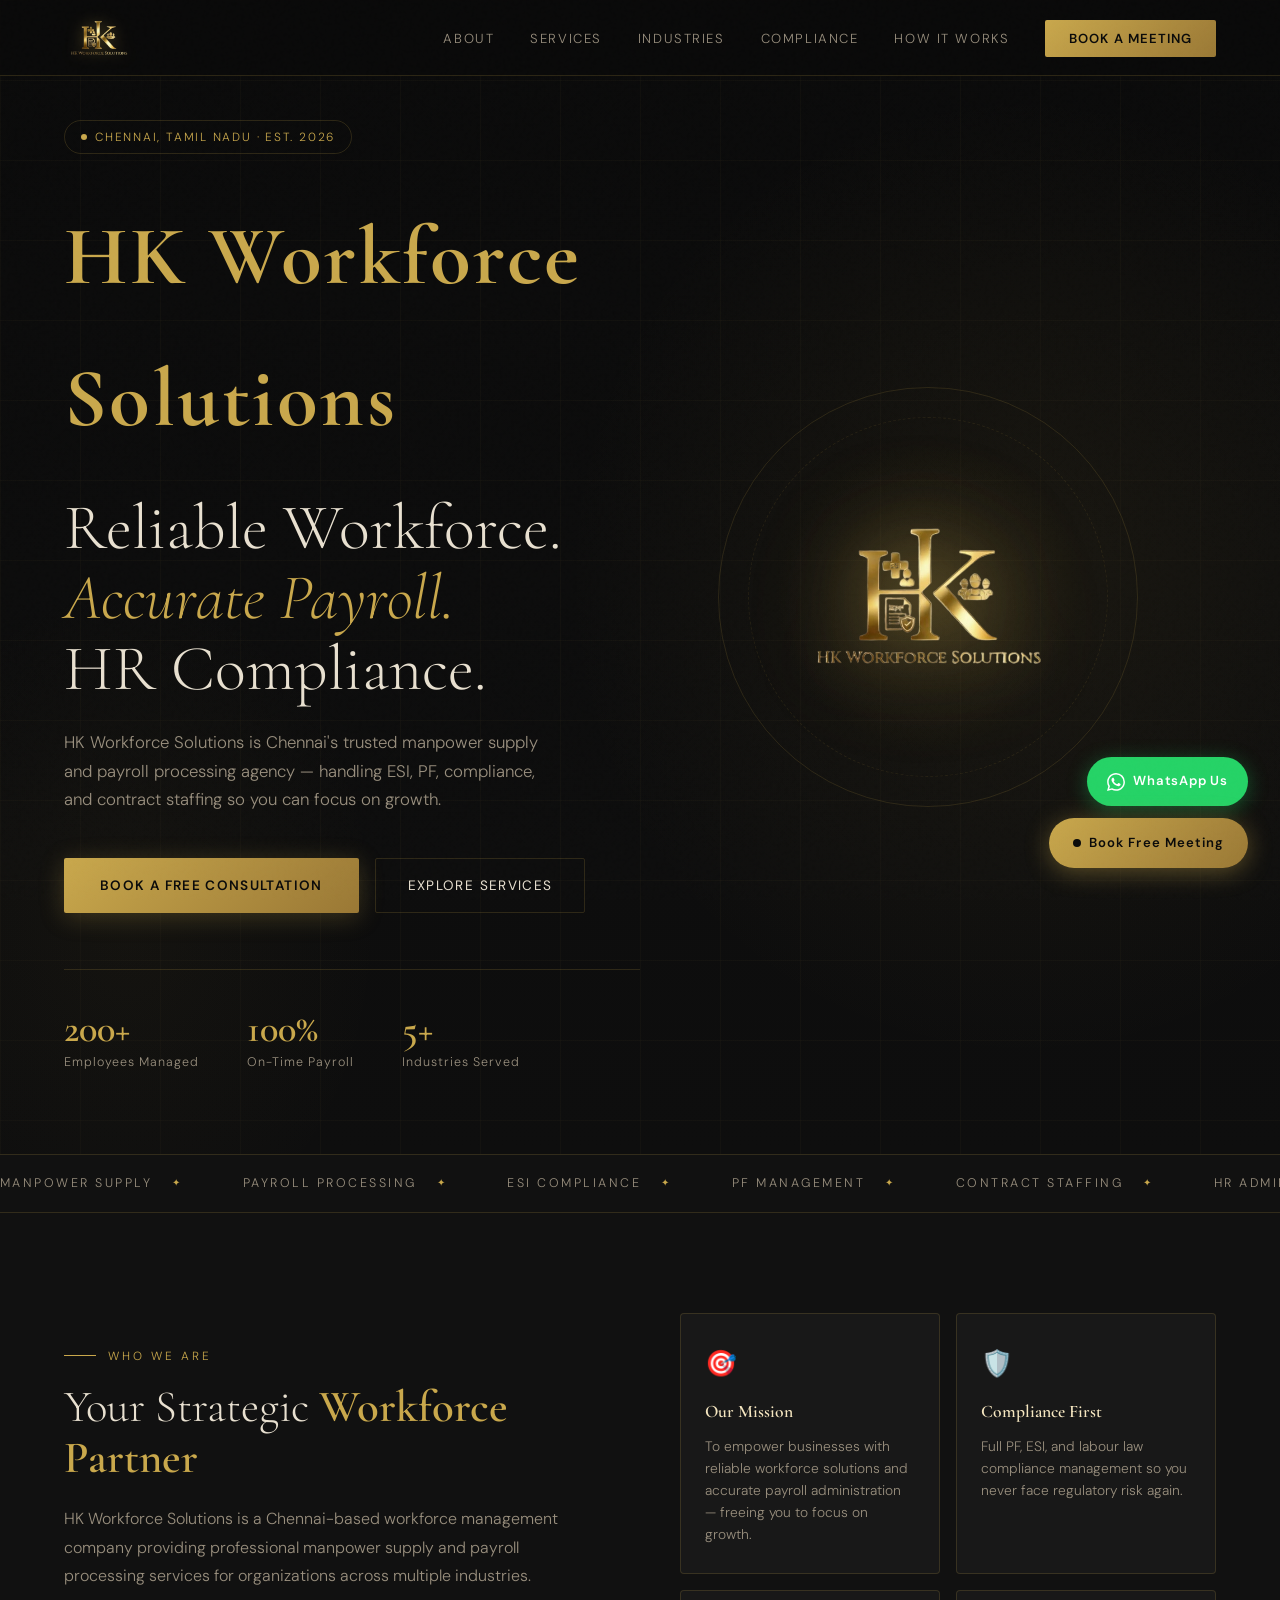
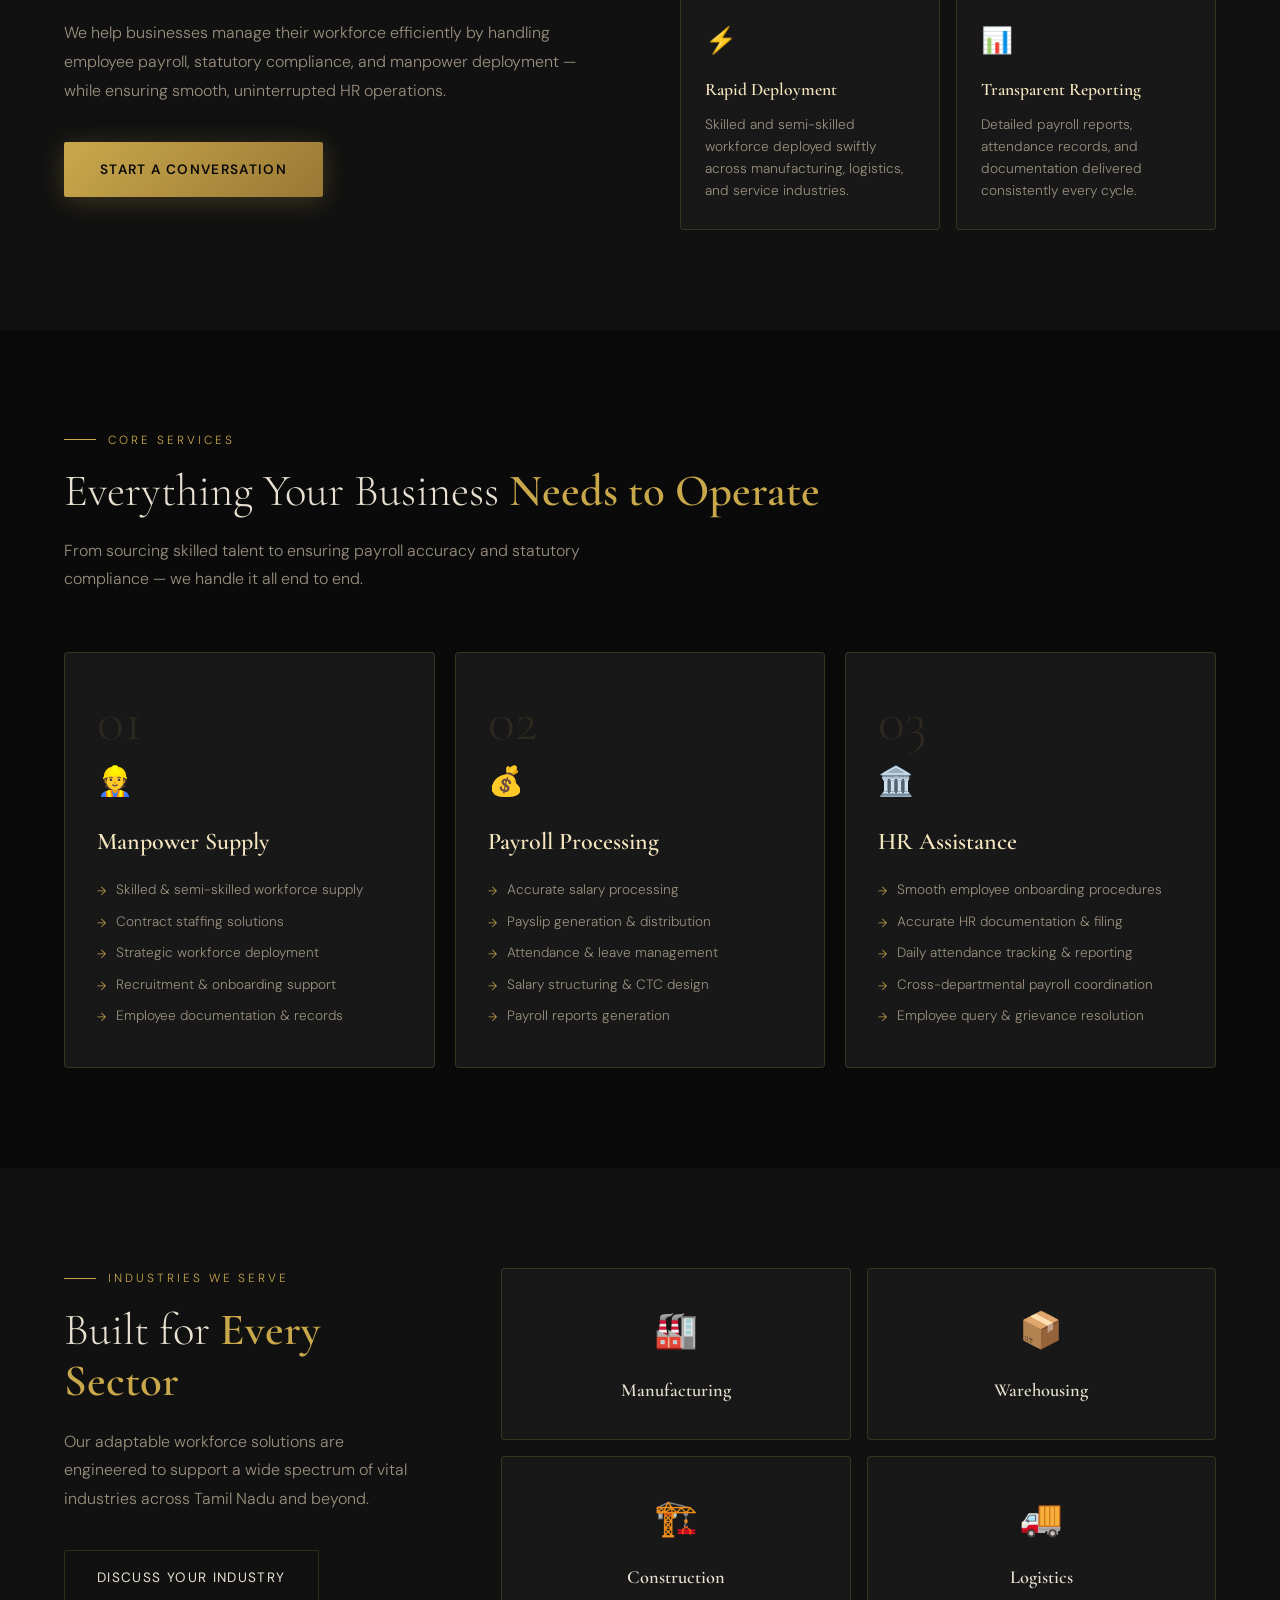
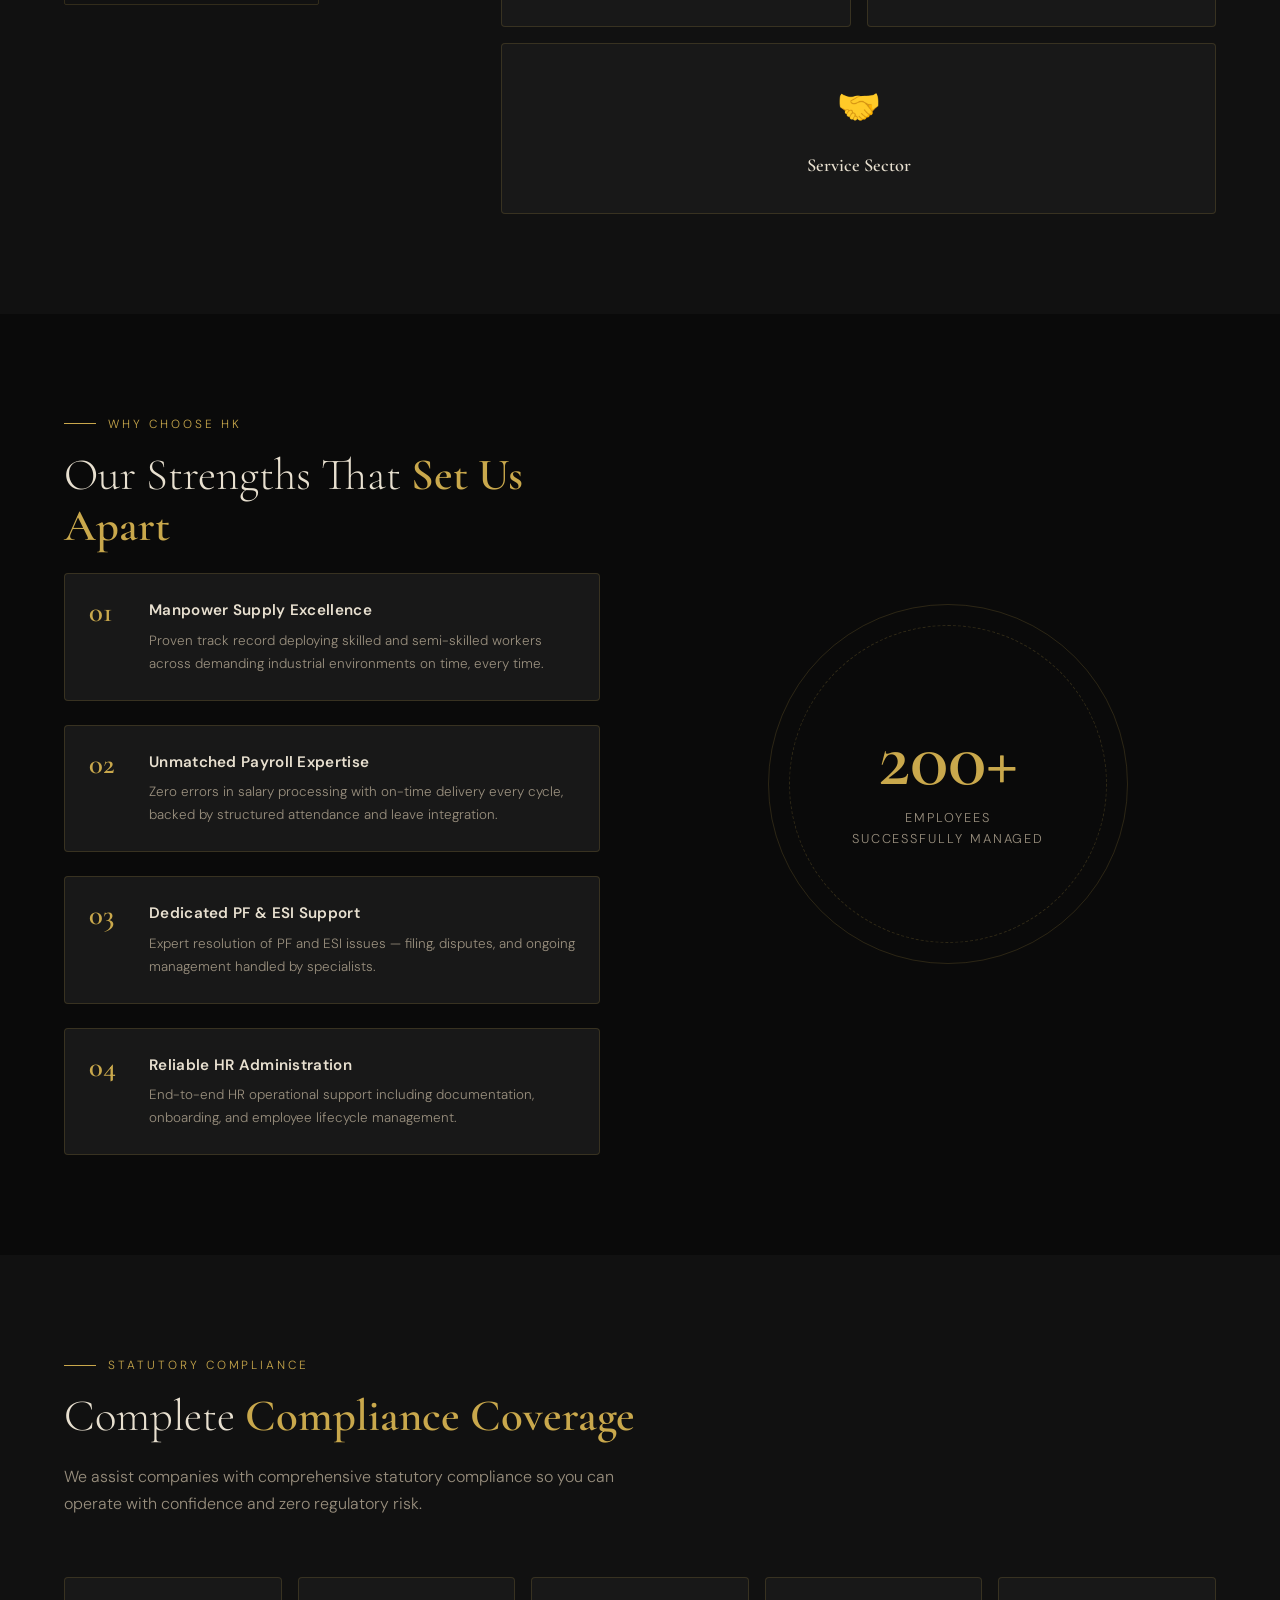
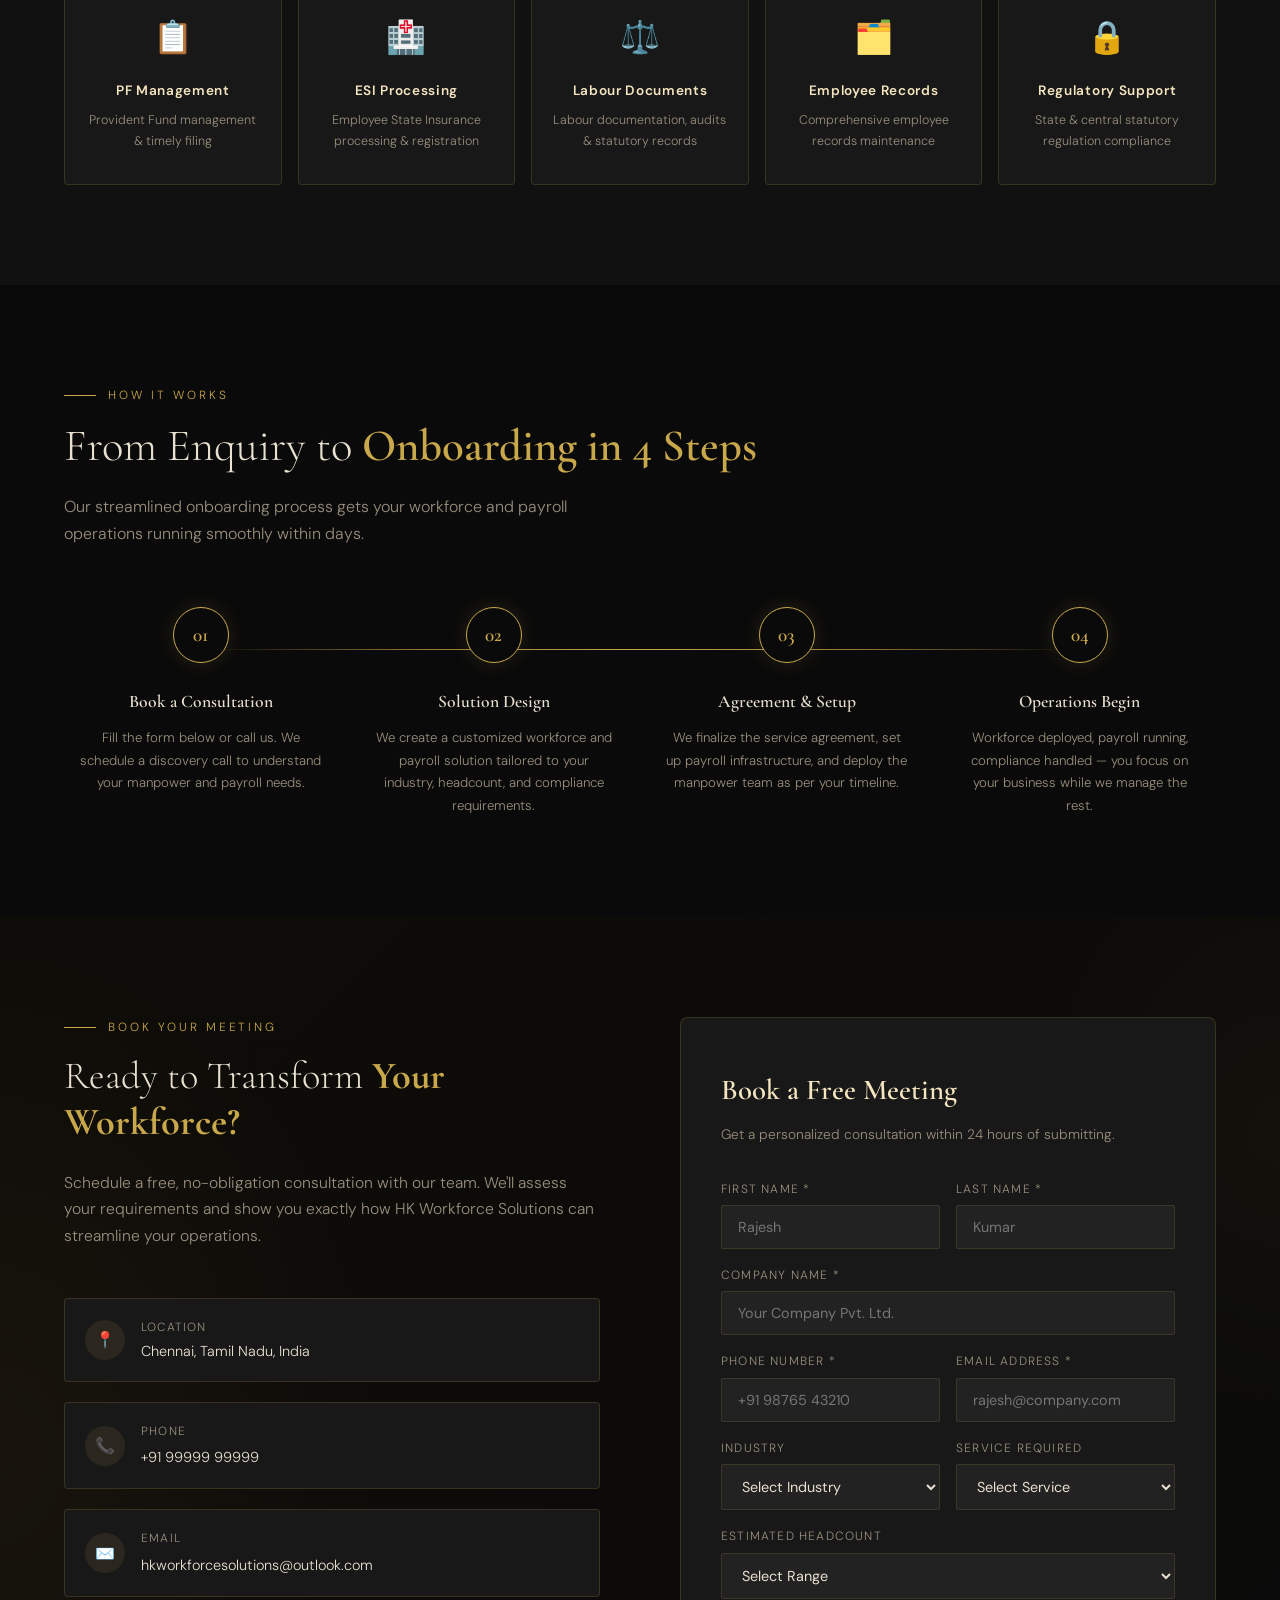
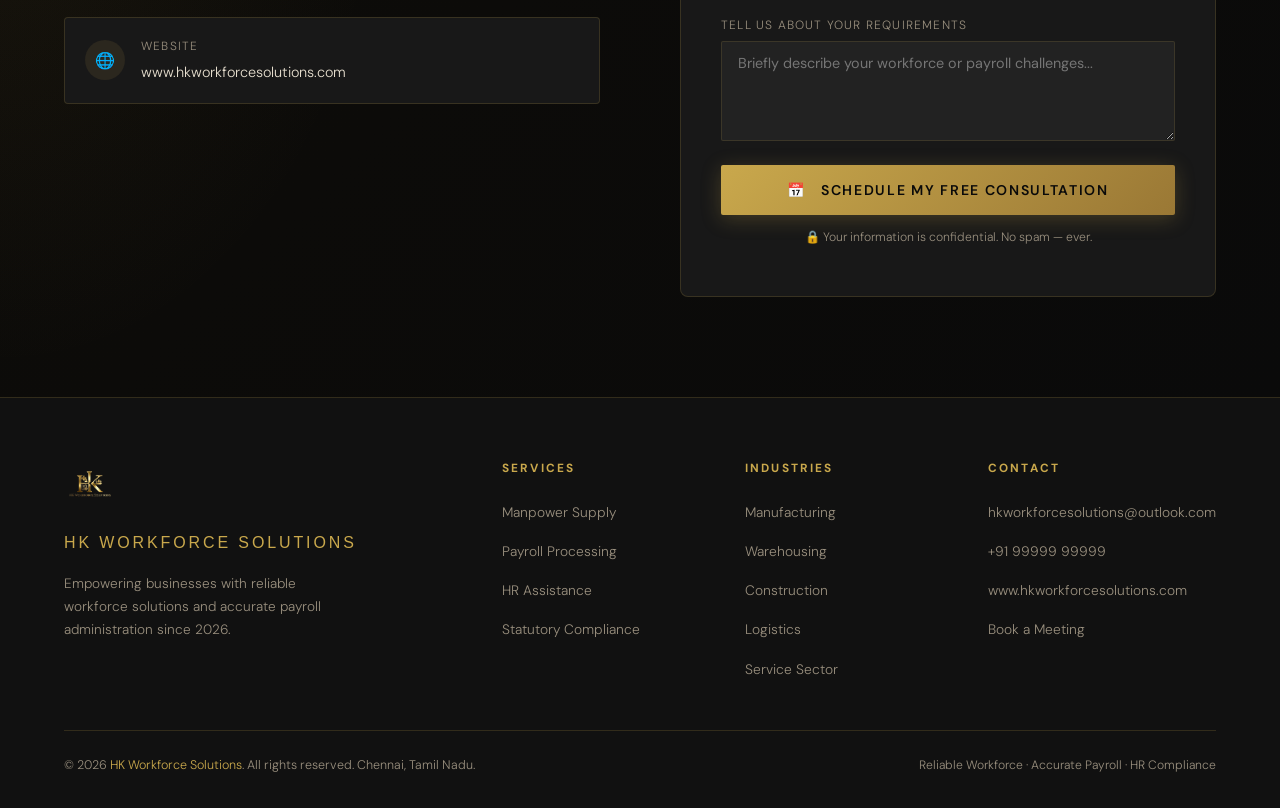
<file: index.html>
<!DOCTYPE html>
<html lang="en">

<head>
  <meta charset="UTF-8">
  <meta name="viewport" content="width=device-width, initial-scale=1.0">

  <title>HK Workforce Solutions | Manpower Supply &amp; Payroll Processing Agency in Chennai</title>
  <meta name="description"
    content="HK Workforce Solutions is Chennai's trusted manpower supply and payroll processing agency. We handle ESI, PF compliance, HR administration, and contract staffing so your business can focus on growth.">
  <meta name="keywords"
    content="manpower supply Chennai, payroll processing Chennai, ESI PF compliance, contract staffing Tamil Nadu, HR administration, workforce solutions Chennai, labour compliance, employee outsourcing">
  <meta name="author" content="HK Workforce Solutions">
  <meta name="robots" content="index, follow">
  <link rel="canonical" href="https://www.hkworkforcesolutions.com/">

  <meta name="geo.region" content="IN-TN">
  <meta name="geo.placename" content="Chennai, Tamil Nadu, India">
  <meta name="geo.position" content="13.0827;80.2707">
  <meta name="ICBM" content="13.0827, 80.2707">

  <meta property="og:type" content="website">
  <meta property="og:site_name" content="HK Workforce Solutions">
  <meta property="og:title" content="HK Workforce Solutions | Manpower Supply &amp; Payroll Processing Chennai">
  <meta property="og:description"
    content="Chennai's trusted manpower supply and payroll processing agency. ESI, PF compliance, contract staffing &amp; HR administration handled end-to-end.">
  <meta property="og:url" content="https://www.hkworkforcesolutions.com/">
  <meta property="og:image" content="https://www.hkworkforcesolutions.com/og-banner.png">
  <meta property="og:image:width" content="1200">
  <meta property="og:image:height" content="630">
  <meta property="og:image:alt" content="HK Workforce Solutions – Manpower Supply &amp; Payroll Processing Chennai">
  <meta property="og:locale" content="en_IN">

  <meta name="twitter:card" content="summary_large_image">
  <meta name="twitter:title" content="HK Workforce Solutions | Manpower Supply &amp; Payroll Processing Chennai">
  <meta name="twitter:description"
    content="Chennai's trusted manpower supply and payroll processing agency. ESI, PF, compliance &amp; contract staffing handled end-to-end.">
  <meta name="twitter:image" content="https://www.hkworkforcesolutions.com/og-banner.png">

  <link rel="icon" type="image/png" href="glogo.png" sizes="48x48">
  <meta name="theme-color" content="#C9A84C">

  <script async src="https://www.googletagmanager.com/gtag/js?id=G-CWV1EQ03CN"></script>
  <script>window.dataLayer = window.dataLayer || []; function gtag() { dataLayer.push(arguments); } gtag('js', new Date()); gtag('config', 'G-CWV1EQ03CN');</script>

  <link rel="preconnect" href="https://fonts.googleapis.com">
  <link rel="dns-prefetch" href="https://fonts.gstatic.com">
  <link
    href="https://fonts.googleapis.com/css2?family=Cormorant+Garamond:ital,wght@0,300;0,400;0,600;0,700;1,300;1,400&amp;family=DM+Sans:wght@300;400;500;600&display=swap"
    rel="stylesheet">
  <link rel="preload" as="image" href="glogo.png">
  <link rel="stylesheet" href="style.css">

  <script type="application/ld+json">
  {
    "@context": "https://schema.org",
    "@graph": [
      {
        "@type": "LocalBusiness",
        "@id": "https://www.hkworkforcesolutions.com/#business",
        "name": "HK Workforce Solutions",
        "url": "https://www.hkworkforcesolutions.com/",
        "logo": "https://www.hkworkforcesolutions.com/glogo.png",
        "image": "https://www.hkworkforcesolutions.com/glogo.png",
        "description": "HK Workforce Solutions is a Chennai-based manpower supply and payroll processing agency providing ESI, PF compliance, HR administration, and contract staffing services.",
        "foundingDate": "2026",
        "email": "hkworkforcesolutions@outlook.com",
        "telephone": "+919999999999",
        "address": {
          "@type": "PostalAddress",
          "addressLocality": "Chennai",
          "addressRegion": "Tamil Nadu",
          "addressCountry": "IN"
        },
        "geo": {
          "@type": "GeoCoordinates",
          "latitude": 13.0827,
          "longitude": 80.2707
        },
        "areaServed": [
          { "@type": "State", "name": "Tamil Nadu" },
          { "@type": "City",  "name": "Chennai" }
        ],
        "priceRange": "$$",
        "hasOfferCatalog": {
          "@type": "OfferCatalog",
          "name": "Workforce & Payroll Services",
          "itemListElement": [
            { "@type": "Offer", "itemOffered": { "@type": "Service", "name": "Manpower Supply" } },
            { "@type": "Offer", "itemOffered": { "@type": "Service", "name": "Payroll Processing" } },
            { "@type": "Offer", "itemOffered": { "@type": "Service", "name": "ESI & PF Compliance" } },
            { "@type": "Offer", "itemOffered": { "@type": "Service", "name": "HR Administration" } },
            { "@type": "Offer", "itemOffered": { "@type": "Service", "name": "Contract Staffing" } }
          ]
        }
      },
      {
        "@type": "WebSite",
        "@id": "https://www.hkworkforcesolutions.com/#website",
        "url": "https://www.hkworkforcesolutions.com/",
        "name": "HK Workforce Solutions",
        "publisher": { "@id": "https://www.hkworkforcesolutions.com/#business" }
      }
    ]
  }
  </script>
</head>

<body>

  <nav aria-label="Main Navigation">
    <div class="nav-logo">
      <img src="glogo.png" alt="HK Workforce Solutions – Home">
    </div>
    <ul class="nav-links" role="list">
      <li><a href="#about">About</a></li>
      <li><a href="#services">Services</a></li>
      <li><a href="#industries">Industries</a></li>
      <li><a href="#compliance">Compliance</a></li>
      <li><a href="#process">How It Works</a></li>
      <li><a href="#contact" class="nav-cta">Book a Meeting</a></li>
    </ul>
    <div class="hamburger" onclick="toggleMenu()" aria-label="Toggle mobile menu" role="button" aria-expanded="false">
      <span></span><span></span><span></span>
    </div>
  </nav>

  <main id="main-content">

    <section id="hero">
      <div class="hero-bg"></div>
      <div class="hero-grid-lines"></div>
      <div class="hero-content">
        <div class="hero-badge"><span></span> Chennai, Tamil Nadu · Est. 2026</div>
        <h1 class="hero-company-name">HK Workforce Solutions</h1>
        <h2 class="hero-title">Reliable Workforce.<br><em>Accurate Payroll.</em>HR Compliance.</h2>
        <p class="hero-subtitle">HK Workforce Solutions is Chennai's trusted manpower supply and payroll processing
          agency
          — handling ESI, PF, compliance, and contract staffing so you can focus on growth.</p>
        <div class="hero-actions">
          <a href="#contact" class="btn-primary">Book a Free Consultation</a>
          <a href="#services" class="btn-outline">Explore Services</a>
        </div>
        <div class="hero-stats">
          <div>
            <div class="hero-stat-num">200+</div>
            <div class="hero-stat-label">Employees Managed</div>
          </div>
          <div>
            <div class="hero-stat-num">100%</div>
            <div class="hero-stat-label">On-Time Payroll</div>
          </div>
          <div>
            <div class="hero-stat-num">5+</div>
            <div class="hero-stat-label">Industries Served</div>
          </div>
        </div>
      </div>
      <div class="hero-visual">
        <div class="hero-logo-frame">
          <div class="hero-glow"></div>
          <img src="glogo.png" alt="HK Workforce Solutions Logo" width="280" height="280">
        </div>
      </div>
    </section>

    <div class="marquee-section">
      <div class="marquee-track">
        <span class="marquee-item">Manpower Supply</span><span class="marquee-item">Payroll Processing</span><span
          class="marquee-item">ESI Compliance</span><span class="marquee-item">PF Management</span><span
          class="marquee-item">Contract Staffing</span><span class="marquee-item">HR Administration</span><span
          class="marquee-item">Labour Compliance</span><span class="marquee-item">Workforce Deployment</span>
        <span class="marquee-item">Manpower Supply</span><span class="marquee-item">Payroll Processing</span><span
          class="marquee-item">ESI Compliance</span><span class="marquee-item">PF Management</span><span
          class="marquee-item">Contract Staffing</span><span class="marquee-item">HR Administration</span><span
          class="marquee-item">Labour Compliance</span><span class="marquee-item">Workforce Deployment</span>
      </div>
    </div>

    <section id="about">
      <div class="about-grid">
        <div class="reveal">
          <div class="section-label">Who We Are</div>
          <h2 class="section-title">Your Strategic <strong>Workforce Partner</strong></h2>
          <p style="color: var(--text-muted); margin-bottom: 28px; line-height: 1.8;">HK Workforce Solutions is a
            Chennai-based workforce management company providing professional manpower supply and payroll processing
            services for organizations across multiple industries.</p>
          <p style="color: var(--text-muted); margin-bottom: 36px; line-height: 1.8;">We help businesses manage their
            workforce efficiently by handling employee payroll, statutory compliance, and manpower deployment — while
            ensuring smooth, uninterrupted HR operations.</p>
          <a href="#contact" class="btn-primary">Start a Conversation</a>
        </div>
        <div class="about-cards reveal">
          <div class="about-card">
            <div class="about-card-icon">🎯</div>
            <h4>Our Mission</h4>
            <p>To empower businesses with reliable workforce solutions and accurate payroll administration — freeing you
              to focus on growth.</p>
          </div>
          <div class="about-card">
            <div class="about-card-icon">🛡️</div>
            <h4>Compliance First</h4>
            <p>Full PF, ESI, and labour law compliance management so you never face regulatory risk again.</p>
          </div>
          <div class="about-card">
            <div class="about-card-icon">⚡</div>
            <h4>Rapid Deployment</h4>
            <p>Skilled and semi-skilled workforce deployed swiftly across manufacturing, logistics, and service
              industries.</p>
          </div>
          <div class="about-card">
            <div class="about-card-icon">📊</div>
            <h4>Transparent Reporting</h4>
            <p>Detailed payroll reports, attendance records, and documentation delivered consistently every cycle.</p>
          </div>
        </div>
      </div>
    </section>

    <section id="services">
      <div class="section-label reveal">Core Services</div>
      <h2 class="section-title reveal">Everything Your Business <strong>Needs to Operate</strong></h2>
      <p class="section-desc reveal">From sourcing skilled talent to ensuring payroll accuracy and statutory compliance
        —
        we handle it all end to end.</p>
      <div class="services-grid">
        <div class="service-card reveal">
          <div class="service-num">01</div>
          <div class="service-icon">👷</div>
          <h3>Manpower Supply</h3>
          <ul class="service-list">
            <li>Skilled & semi-skilled workforce supply</li>
            <li>Contract staffing solutions</li>
            <li>Strategic workforce deployment</li>
            <li>Recruitment & onboarding support</li>
            <li>Employee documentation & records</li>
          </ul>
        </div>
        <div class="service-card reveal">
          <div class="service-num">02</div>
          <div class="service-icon">💰</div>
          <h3>Payroll Processing</h3>
          <ul class="service-list">
            <li>Accurate salary processing</li>
            <li>Payslip generation & distribution</li>
            <li>Attendance & leave management</li>
            <li>Salary structuring & CTC design</li>
            <li>Payroll reports generation</li>
          </ul>
        </div>
        <div class="service-card reveal">
          <div class="service-num">03</div>
          <div class="service-icon">🏛️</div>
          <h3>HR Assistance</h3>
          <ul class="service-list">
            <li>Smooth employee onboarding procedures</li>
            <li>Accurate HR documentation & filing</li>
            <li>Daily attendance tracking & reporting</li>
            <li>Cross-departmental payroll coordination</li>
            <li>Employee query & grievance resolution</li>
          </ul>
        </div>
      </div>
    </section>

    <section id="industries">
      <div class="industries-layout">
        <div class="reveal">
          <div class="section-label">Industries We Serve</div>
          <h2 class="section-title">Built for <strong>Every Sector</strong></h2>
          <p style="color: var(--text-muted); line-height: 1.8; margin-bottom: 36px;">Our adaptable workforce solutions
            are engineered to support a wide spectrum of vital industries across Tamil Nadu and beyond.</p>
          <a href="#contact" class="btn-outline">Discuss Your Industry</a>
        </div>
        <div class="industries-grid reveal">
          <div class="industry-card">
            <div class="industry-icon">🏭</div>
            <h4>Manufacturing</h4>
          </div>
          <div class="industry-card">
            <div class="industry-icon">📦</div>
            <h4>Warehousing</h4>
          </div>
          <div class="industry-card">
            <div class="industry-icon">🏗️</div>
            <h4>Construction</h4>
          </div>
          <div class="industry-card">
            <div class="industry-icon">🚚</div>
            <h4>Logistics</h4>
          </div>
          <div class="industry-card" style="grid-column: span 2;">
            <div class="industry-icon">🤝</div>
            <h4>Service Sector</h4>
          </div>
        </div>
      </div>
    </section>

    <section id="why-us">
      <div class="why-layout">
        <div>
          <div class="section-label reveal">Why Choose HK</div>
          <h2 class="section-title reveal">Our Strengths That <strong>Set Us Apart</strong></h2>
          <div class="why-list">
            <div class="why-item reveal">
              <div class="why-num">01</div>
              <div>
                <h4>Manpower Supply Excellence</h4>
                <p>Proven track record deploying skilled and semi-skilled workers across demanding industrial
                  environments
                  on time, every time.</p>
              </div>
            </div>
            <div class="why-item reveal">
              <div class="why-num">02</div>
              <div>
                <h4>Unmatched Payroll Expertise</h4>
                <p>Zero errors in salary processing with on-time delivery every cycle, backed by structured attendance
                  and
                  leave integration.</p>
              </div>
            </div>
            <div class="why-item reveal">
              <div class="why-num">03</div>
              <div>
                <h4>Dedicated PF & ESI Support</h4>
                <p>Expert resolution of PF and ESI issues — filing, disputes, and ongoing management handled by
                  specialists.</p>
              </div>
            </div>
            <div class="why-item reveal">
              <div class="why-num">04</div>
              <div>
                <h4>Reliable HR Administration</h4>
                <p>End-to-end HR operational support including documentation, onboarding, and employee lifecycle
                  management.</p>
              </div>
            </div>
          </div>
        </div>
        <div class="why-visual reveal">
          <div class="stat-ring">
            <div class="stat-ring-inner"><span class="stat-big">200+</span>
              <p class="stat-label-big">Employees<br>Successfully Managed</p>
            </div>
          </div>
        </div>
      </div>
    </section>

    <section id="compliance">
      <div class="section-label reveal">Statutory Compliance</div>
      <h2 class="section-title reveal">Complete <strong>Compliance Coverage</strong></h2>
      <p class="section-desc reveal">We assist companies with comprehensive statutory compliance so you can operate with
        confidence and zero regulatory risk.</p>
      <div class="compliance-grid reveal">
        <div class="compliance-card">
          <div class="compliance-icon">📋</div>
          <h4>PF Management</h4>
          <p>Provident Fund management & timely filing</p>
        </div>
        <div class="compliance-card">
          <div class="compliance-icon">🏥</div>
          <h4>ESI Processing</h4>
          <p>Employee State Insurance processing & registration</p>
        </div>
        <div class="compliance-card">
          <div class="compliance-icon">⚖️</div>
          <h4>Labour Documents</h4>
          <p>Labour documentation, audits & statutory records</p>
        </div>
        <div class="compliance-card">
          <div class="compliance-icon">🗂️</div>
          <h4>Employee Records</h4>
          <p>Comprehensive employee records maintenance</p>
        </div>
        <div class="compliance-card">
          <div class="compliance-icon">🔒</div>
          <h4>Regulatory Support</h4>
          <p>State & central statutory regulation compliance</p>
        </div>
      </div>
    </section>

    <section id="process">
      <div class="section-label reveal">How It Works</div>
      <h2 class="section-title reveal">From Enquiry to <strong>Onboarding in 4 Steps</strong></h2>
      <p class="section-desc reveal">Our streamlined onboarding process gets your workforce and payroll operations
        running
        smoothly within days.</p>
      <div class="process-steps">
        <div class="process-step reveal">
          <div class="process-num">01</div>
          <h4>Book a Consultation</h4>
          <p>Fill the form below or call us. We schedule a discovery call to understand your manpower and payroll needs.
          </p>
        </div>
        <div class="process-step reveal">
          <div class="process-num">02</div>
          <h4>Solution Design</h4>
          <p>We create a customized workforce and payroll solution tailored to your industry, headcount, and compliance
            requirements.</p>
        </div>
        <div class="process-step reveal">
          <div class="process-num">03</div>
          <h4>Agreement & Setup</h4>
          <p>We finalize the service agreement, set up payroll infrastructure, and deploy the manpower team as per your
            timeline.</p>
        </div>
        <div class="process-step reveal">
          <div class="process-num">04</div>
          <h4>Operations Begin</h4>
          <p>Workforce deployed, payroll running, compliance handled — you focus on your business while we manage the
            rest.</p>
        </div>
      </div>
    </section>

    <!--
    <section id="testimonials">
      <div class="section-label reveal">Client Testimonials</div>
      <h2 class="section-title reveal">What Our <strong>Clients Say</strong></h2>
      <p class="section-desc reveal">Real feedback from businesses we have empowered with reliable workforce and payroll
        solutions.</p>
      <div class="testimonials-grid">

        <div class="testimonial-card reveal">
          <div class="testimonial-quote">&ldquo;</div>
          <div class="testimonial-stars">★★★★★</div>
          <p class="testimonial-text">HK Workforce handled our entire payroll and ESI filing seamlessly. Zero errors,
            always on time. Our HR team finally has breathing room to focus on real work.</p>
          <div class="testimonial-author">
            <div class="testimonial-avatar">RK</div>
            <div>
              <div class="testimonial-name">Rajesh Kumar</div>
              <div class="testimonial-role">Operations Head · Manufacturing</div>
            </div>
          </div>
        </div>

        <div class="testimonial-card reveal">
          <div class="testimonial-quote">&ldquo;</div>
          <div class="testimonial-stars">★★★★★</div>
          <p class="testimonial-text">We needed 40 workers deployed in under a week. HK Workforce delivered 42 vetted,
            documented staff on day five. Absolutely reliable partner for contract staffing.</p>
          <div class="testimonial-author">
            <div class="testimonial-avatar">SP</div>
            <div>
              <div class="testimonial-name">Suresh Prabhu</div>
              <div class="testimonial-role">Director · Logistics &amp; Warehousing</div>
            </div>
          </div>
        </div>

        <div class="testimonial-card reveal">
          <div class="testimonial-quote">&ldquo;</div>
          <div class="testimonial-stars">★★★★★</div>
          <p class="testimonial-text">PF disputes used to eat weeks of our time. Since partnering with HK Workforce
            Solutions, every statutory filing is handled proactively. Highly recommended.</p>
          <div class="testimonial-author">
            <div class="testimonial-avatar">AM</div>
            <div>
              <div class="testimonial-name">Anitha Murugan</div>
              <div class="testimonial-role">CFO · Construction Group</div>
            </div>
          </div>
        </div>

      </div>
    </section>
    -->

    <section id="contact">
      <div class="contact-layout">
        <div class="contact-info reveal">
          <div class="section-label">Book Your Meeting</div>
          <h2>Ready to Transform <strong style="color: var(--gold);">Your Workforce?</strong></h2>
          <p>Schedule a free, no-obligation consultation with our team. We'll assess your requirements and show you
            exactly how HK Workforce Solutions can streamline your operations.</p>
          <div class="contact-details">
            <div class="contact-detail">
              <div class="contact-detail-icon">📍</div>
              <div class="contact-detail-info"><span>Location</span>
                <p>Chennai, Tamil Nadu, India</p>
              </div>
            </div>
            <div class="contact-detail">
              <div class="contact-detail-icon">📞</div>
              <div class="contact-detail-info"><span>Phone</span><a href="tel:+919999999999">+91 99999 99999</a></div>
            </div>
            <div class="contact-detail">
              <div class="contact-detail-icon">✉️</div>
              <div class="contact-detail-info"><span>Email</span><a
                  href="mailto:hkworkforcesolutions@outlook.com">hkworkforcesolutions@outlook.com</a></div>
            </div>
            <div class="contact-detail">
              <div class="contact-detail-icon">🌐</div>
              <div class="contact-detail-info"><span>Website</span><a href="https://www.hkworkforcesolutions.com"
                  target="_blank">www.hkworkforcesolutions.com</a></div>
            </div>
          </div>
        </div>
        <div class="reveal">
          <div class="lead-form" id="leadForm" role="form" aria-label="Book a Free Consultation Form">
            <div id="formErrorBanner" role="alert"></div>
            <h3>Book a Free Meeting</h3>
            <p class="form-sub">Get a personalized consultation within 24 hours of submitting.</p>
            <div class="form-row">
              <div class="form-group"><label for="fname">First Name *</label><input type="text" id="fname" name="fname"
                  autocomplete="given-name" placeholder="Rajesh" required></div>
              <div class="form-group"><label for="lname">Last Name *</label><input type="text" id="lname" name="lname"
                  autocomplete="family-name" placeholder="Kumar" required></div>
            </div>
            <div class="form-group"><label for="company">Company Name *</label><input type="text" id="company"
                name="company" autocomplete="organization" placeholder="Your Company Pvt. Ltd." required></div>
            <div class="form-row">
              <div class="form-group"><label for="phone">Phone Number *</label><input type="tel" id="phone" name="phone"
                  autocomplete="tel" placeholder="+91 98765 43210" required></div>
              <div class="form-group"><label for="email">Email Address *</label><input type="email" id="email"
                  name="email" autocomplete="email" placeholder="rajesh@company.com" required></div>
            </div>
            <div class="form-row">
              <div class="form-group"><label for="industry">Industry</label><select id="industry" name="industry">
                  <option value="">Select Industry</option>
                  <option>Manufacturing</option>
                  <option>Warehousing</option>
                  <option>Construction</option>
                  <option>Logistics</option>
                  <option>Service Sector</option>
                  <option>Other</option>
                </select></div>
              <div class="form-group"><label for="service">Service Required</label><select id="service" name="service">
                  <option value="">Select Service</option>
                  <option>Manpower Supply</option>
                  <option>Payroll Processing</option>
                  <option>HR Assistance</option>
                  <option>All Services</option>
                </select></div>
            </div>
            <div class="form-group"><label for="headcount">Estimated Headcount</label><select id="headcount"
                name="headcount">
                <option value="">Select Range</option>
                <option>1–25 Employees</option>
                <option>26–100 Employees</option>
                <option>101–250 Employees</option>
                <option>250+ Employees</option>
              </select></div>
            <div class="form-group"><label for="message">Tell Us About Your Requirements</label><textarea id="message"
                name="message" placeholder="Briefly describe your workforce or payroll challenges..."></textarea></div>
            <button class="form-submit" onclick="submitForm(event)">📅 &nbsp; Schedule My Free Consultation</button>
            <p class="form-note">🔒 Your information is confidential. No spam — ever.</p>
          </div>
          <div class="success-msg" id="successMsg">
            <div class="check">✅</div>
            <h4>Meeting Request Received!</h4>
            <p>Thank you! Our team will contact you within <strong style="color: var(--gold);">24 hours</strong> to
              confirm your consultation slot.</p>
            <br>
            <p style="color: var(--text-muted); font-size: 0.82rem;">Meanwhile, feel free to reach us directly:<br><a
                href="tel:+919999999999" style="color: var(--gold);">+91 99999 99999</a> · <a
                href="mailto:hkworkforcesolutions@outlook.com"
                style="color: var(--gold);">hkworkforcesolutions@outlook.com</a></p>
          </div>
        </div>
      </div>
    </section>

  </main><!-- /#main-content -->

  <footer aria-label="Site Footer">
    <div class="footer-grid">
      <div class="footer-brand">
        <img src="glogo.png" alt="HK Workforce Solutions" loading="lazy" width="120" height="52">
        <h5 style="font: 1em sans-serif;">HK Workforce Solutions</h5>
        <p>Empowering businesses with reliable workforce solutions and accurate payroll administration since 2026.</p>
      </div>
      <div class="footer-col">
        <h5>Services</h5>
        <ul>
          <li><a href="#services">Manpower Supply</a></li>
          <li><a href="#services">Payroll Processing</a></li>
          <li><a href="#services">HR Assistance</a></li>
          <li><a href="#compliance">Statutory Compliance</a></li>
        </ul>
      </div>
      <div class="footer-col">
        <h5>Industries</h5>
        <ul>
          <li><a href="#industries">Manufacturing</a></li>
          <li><a href="#industries">Warehousing</a></li>
          <li><a href="#industries">Construction</a></li>
          <li><a href="#industries">Logistics</a></li>
          <li><a href="#industries">Service Sector</a></li>
        </ul>
      </div>
      <div class="footer-col">
        <h5>Contact</h5>
        <ul>
          <li><a href="mailto:hkworkforcesolutions@outlook.com">hkworkforcesolutions@outlook.com</a></li>
          <li><a href="tel:+919999999999">+91 99999 99999</a></li>
          <li><a href="https://www.hkworkforcesolutions.com">www.hkworkforcesolutions.com</a></li>
          <li><a href="#contact">Book a Meeting</a></li>
        </ul>
      </div>
    </div>
    <div class="footer-bottom">
      <p>© 2026 <span class="footer-gold">HK Workforce Solutions</span>. All rights reserved. Chennai, Tamil Nadu.</p>
      <p style="font-size: 0.76rem; color: var(--text-muted);">Reliable Workforce · Accurate Payroll · HR Compliance</p>
    </div>
  </footer>

  <div class="floating-stack">
    <a href="https://wa.me/919999999999?text=Hi%2C%20I%20would%20like%20to%20know%20more%20about%20HK%20Workforce%20Solutions."
      class="floating-wa" target="_blank" rel="noopener">
      <svg width="18" height="18" viewBox="0 0 24 24" fill="currentColor">
        <path
          d="M17.472 14.382c-.297-.149-1.758-.867-2.03-.967-.273-.099-.471-.148-.67.15-.197.297-.767.966-.94 1.164-.173.199-.347.223-.644.075-.297-.15-1.255-.463-2.39-1.475-.883-.788-1.48-1.761-1.653-2.059-.173-.297-.018-.458.13-.606.134-.133.298-.347.446-.52.149-.174.198-.298.298-.497.099-.198.05-.371-.025-.52-.075-.149-.669-1.612-.916-2.207-.242-.579-.487-.5-.669-.51-.173-.008-.371-.01-.569-.01-.198 0-.52.074-.792.372-.272.297-1.04 1.016-1.04 2.479 0 1.462 1.065 2.875 1.213 3.074.149.198 2.096 3.2 5.077 4.487.709.306 1.262.489 1.694.625.712.227 1.36.195 1.871.118.571-.085 1.758-.719 2.006-1.413.248-.694.248-1.289.173-1.413-.074-.124-.272-.198-.57-.347m-5.421 7.403h-.004a9.87 9.87 0 01-5.031-1.378l-.361-.214-3.741.982.998-3.648-.235-.374a9.86 9.86 0 01-1.51-5.26c.001-5.45 4.436-9.884 9.888-9.884 2.64 0 5.122 1.03 6.988 2.898a9.825 9.825 0 012.893 6.994c-.003 5.45-4.437 9.884-9.885 9.884m8.413-18.297A11.815 11.815 0 0012.05 0C5.495 0 .16 5.335.157 11.892c0 2.096.547 4.142 1.588 5.945L.057 24l6.305-1.654a11.882 11.882 0 005.683 1.448h.005c6.554 0 11.89-5.335 11.893-11.893a11.821 11.821 0 00-3.48-8.413z" />
      </svg>
      WhatsApp Us
    </a>
    <a href="#contact" class="floating-cta">
      <div class="pulse"></div>Book Free Meeting
    </a>
  </div>

  <script src="main.js"></script>
</body>

</html>
</file>
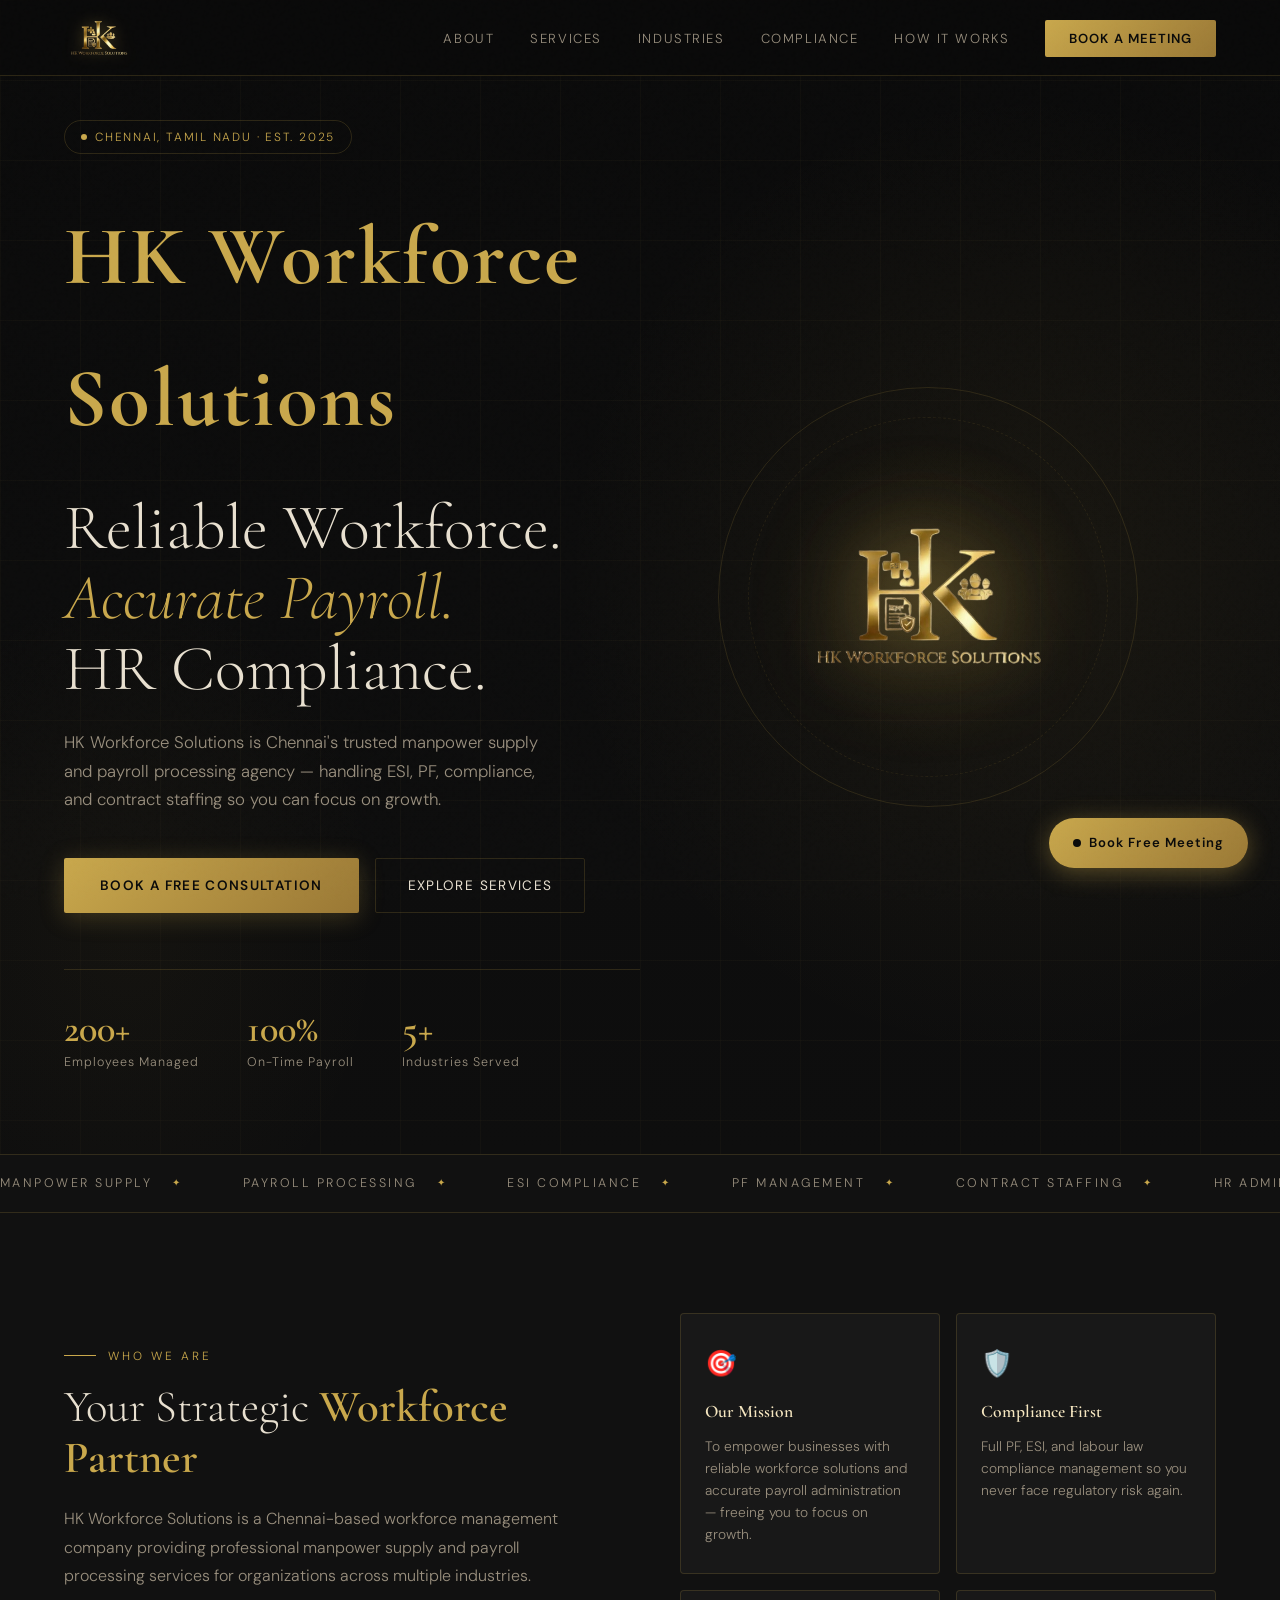
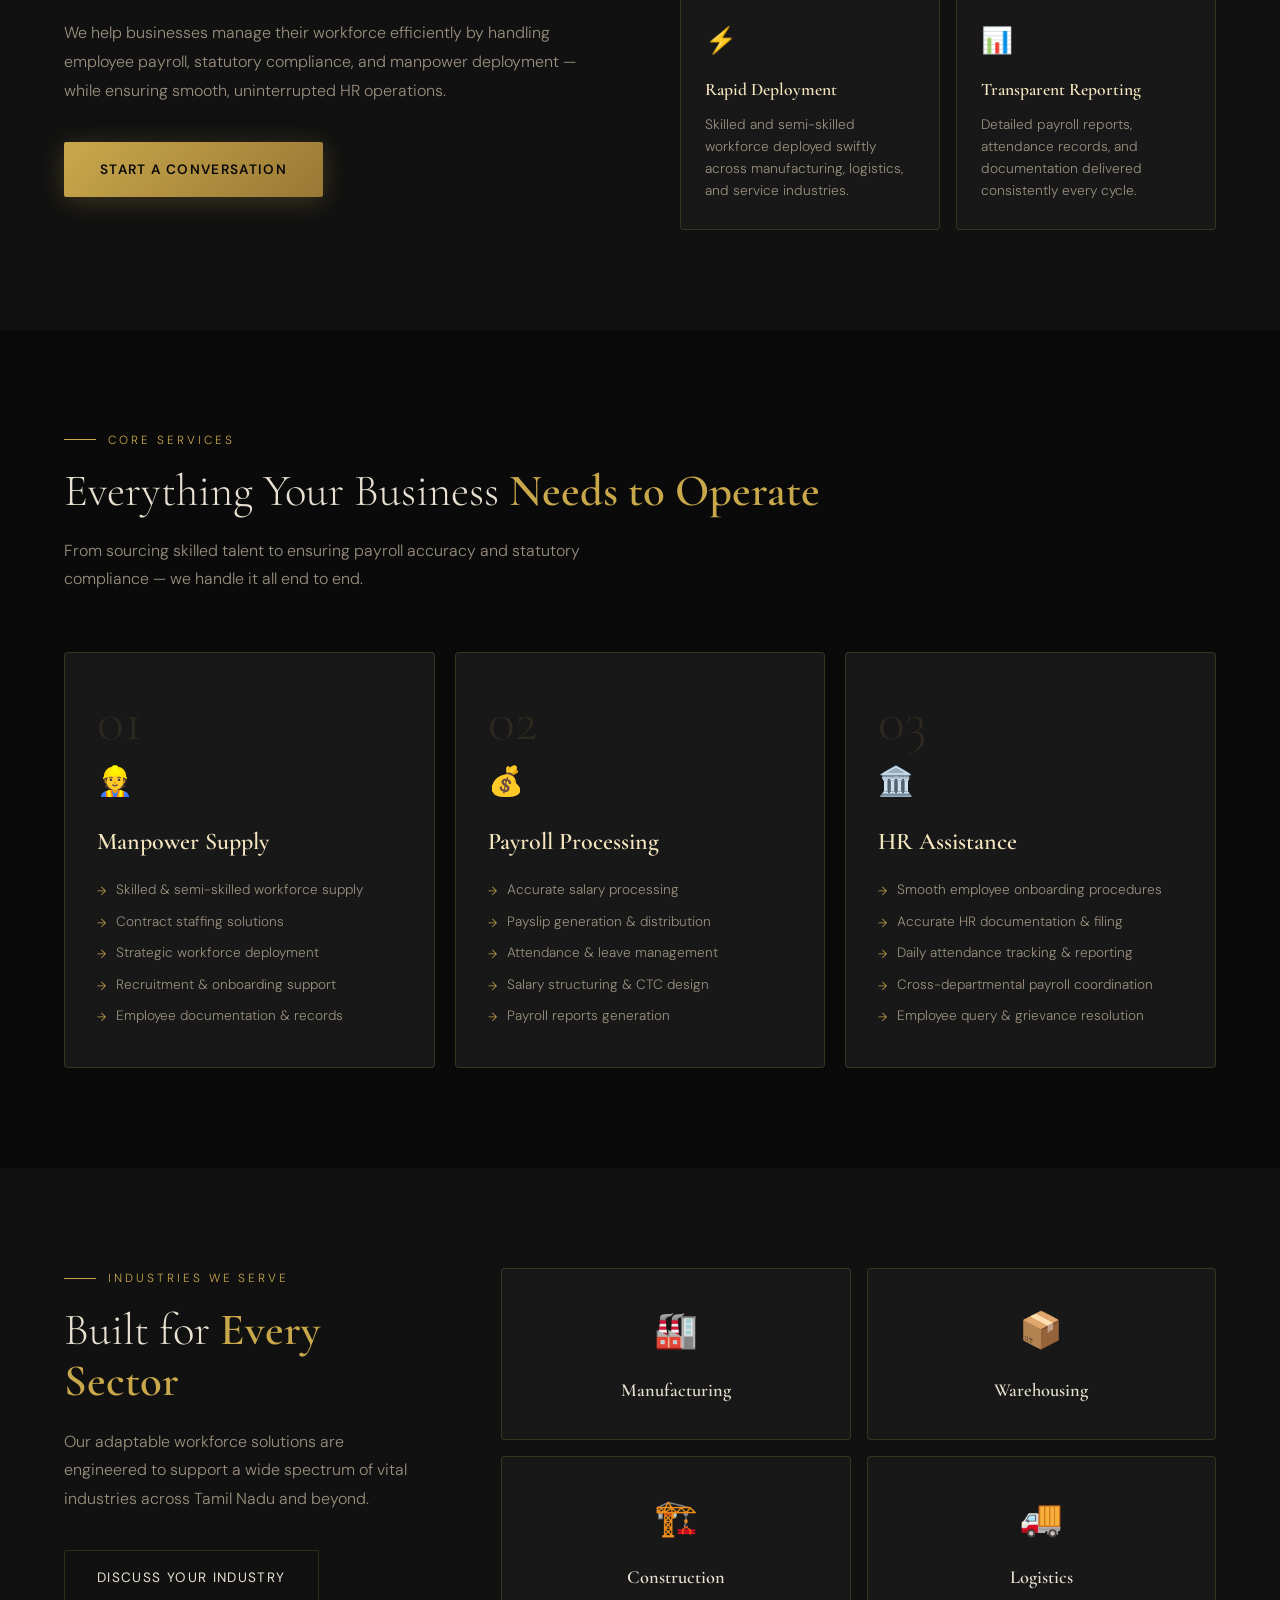
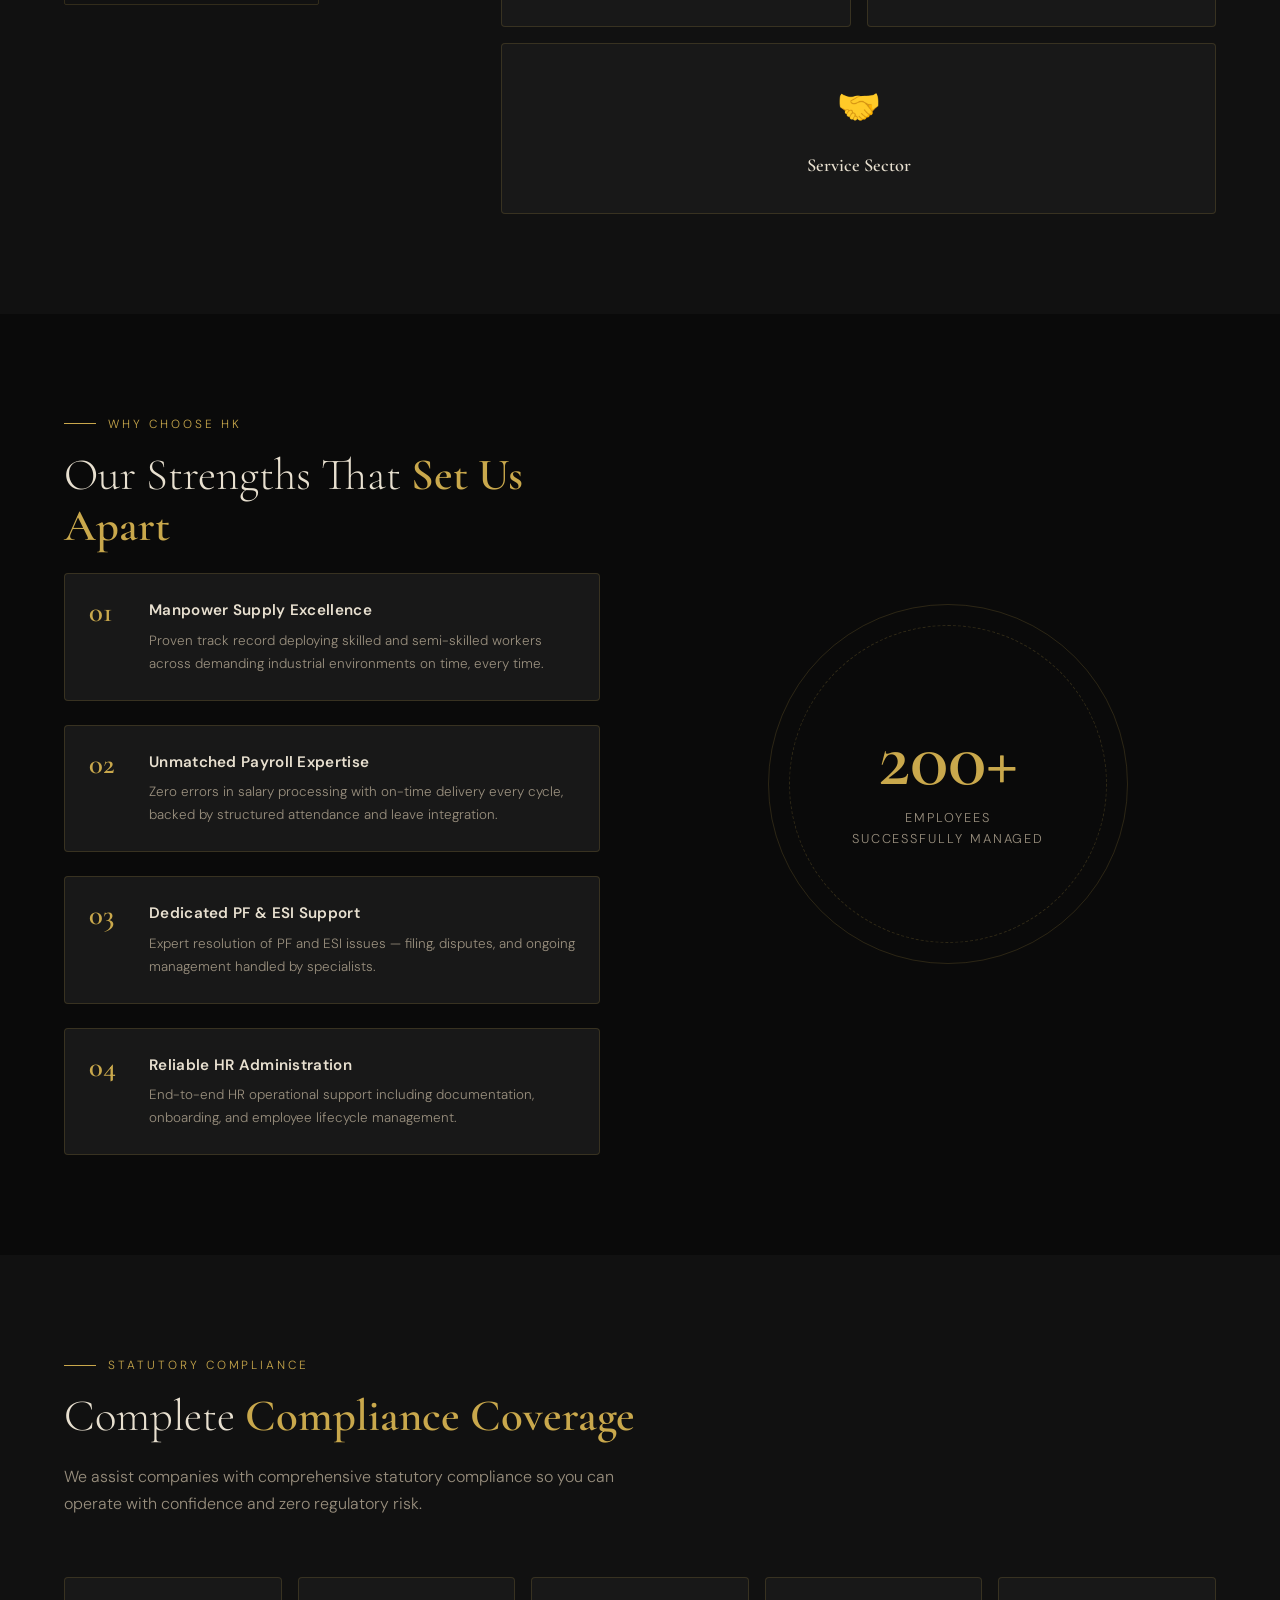
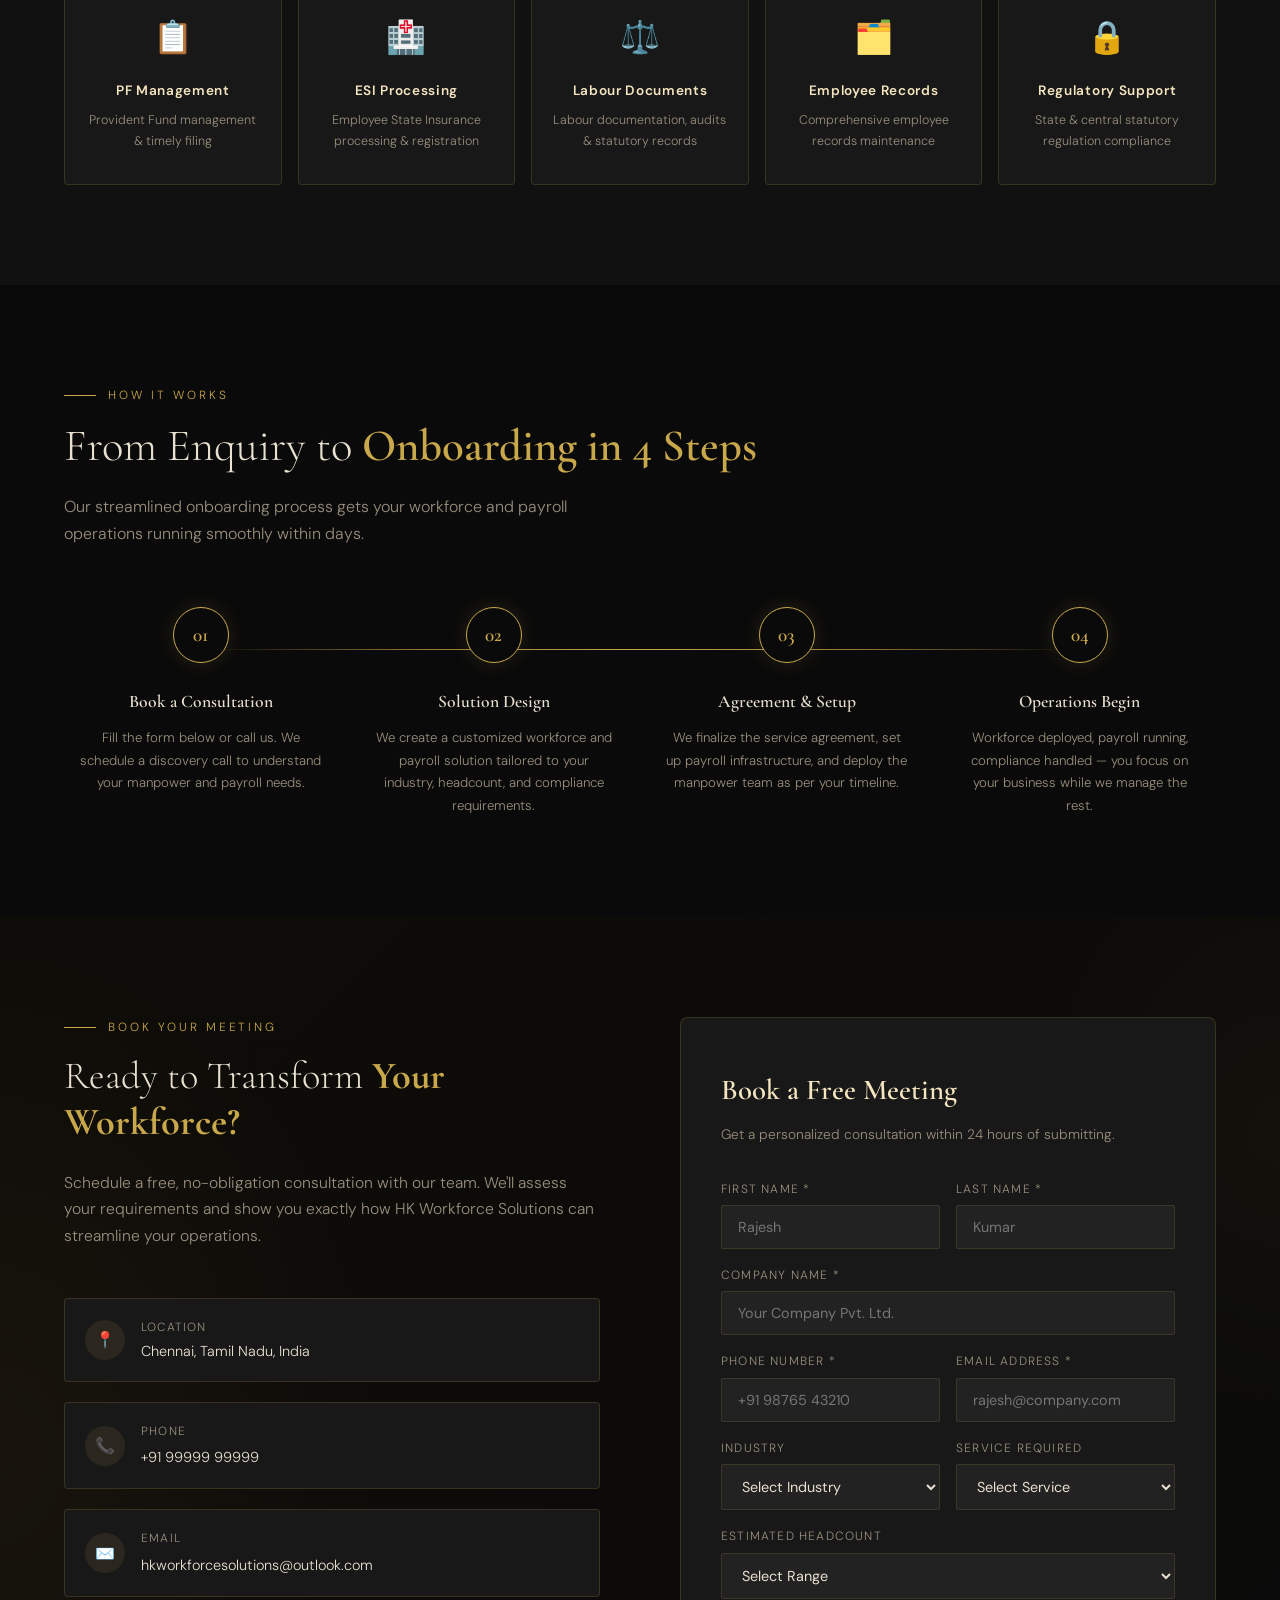
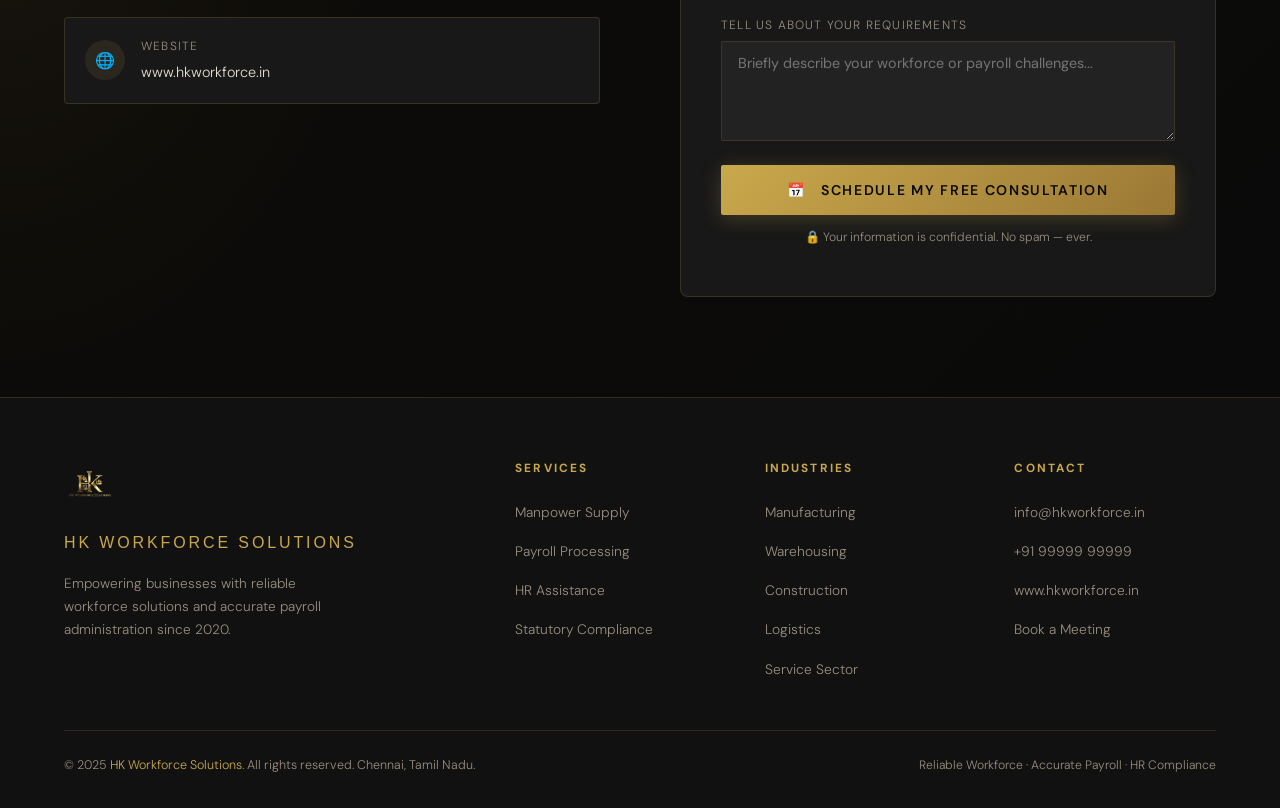
<file: HKWorkForceSolutions/index.html>
<!DOCTYPE html>
<html lang="en">

<head>
  <meta charset="UTF-8">
  <meta name="viewport" content="width=device-width, initial-scale=1.0">
  <title>HK Workforce Solutions</title>
  <meta name="description"
    content="HK Workforce Solutions – Professional Manpower Supply and Payroll Processing Agency in Chennai. ESI, PF compliance, HR administration & contract staffing.">
  <link rel="icon" type="image/png" href="glogo.png" sizes="48x48">
  <link rel="preconnect" href="https://fonts.googleapis.com">
  <link
    href="https://fonts.googleapis.com/css2?family=Cormorant+Garamond:ital,wght@0,300;0,400;0,600;0,700;1,300;1,400&family=DM+Sans:wght@300;400;500;600&display=swap"
    rel="stylesheet">
  <style>
    :root {
      --gold: #C9A84C;
      --gold-light: #E8C97A;
      --gold-dark: #9A7835;
      --gold-pale: #F5E6C0;
      --dark: #0A0A0A;
      --dark-2: #111111;
      --dark-3: #181818;
      --dark-4: #222222;
      --dark-5: #2A2A2A;
      --text: #E8E0D0;
      --text-muted: #998F7E;
      --white: #FFFFFF;
      --border: rgba(201, 168, 76, 0.18);
    }

    *,
    *::before,
    *::after {
      box-sizing: border-box;
      margin: 0;
      padding: 0;
    }

    html {
      scroll-behavior: smooth;
    }



    body {
      background: var(--dark);
      color: var(--text);
      font-family: 'DM Sans', sans-serif;
      font-weight: 300;
      line-height: 1.7;
      overflow-x: hidden;
    }

    body::before {
      content: '';
      position: fixed;
      inset: 0;
      background-image: url("data:image/svg+xml,%3Csvg viewBox='0 0 256 256' xmlns='http://www.w3.org/2000/svg'%3E%3Cfilter id='noise'%3E%3CfeTurbulence type='fractalNoise' baseFrequency='0.9' numOctaves='4' stitchTiles='stitch'/%3E%3C/filter%3E%3Crect width='100%25' height='100%25' filter='url(%23noise)' opacity='0.04'/%3E%3C/svg%3E");
      pointer-events: none;
      z-index: 9999;
      opacity: 0.4;
    }

    nav {
      position: fixed;
      top: 0;
      left: 0;
      right: 0;
      z-index: 100;
      display: flex;
      align-items: center;
      justify-content: space-between;
      padding: 0 5%;
      height: 76px;
      background: rgba(10, 10, 10, 0.92);
      backdrop-filter: blur(20px);
      border-bottom: 1px solid var(--border);
      transition: all 0.3s;
    }

    .nav-logo {
      display: flex;
      align-items: center;
      gap: 12px;
    }

    .nav-logo img {
      height: 70px;
      width: auto;
      filter: drop-shadow(0 0 8px rgba(201, 168, 76, 0.4));
    }

    .nav-links {
      display: flex;
      align-items: center;
      gap: 36px;
      list-style: none;
    }

    .nav-links a {
      text-decoration: none;
      color: var(--text-muted);
      font-size: 0.82rem;
      letter-spacing: 0.12em;
      text-transform: uppercase;
      transition: color 0.2s;
    }

    .nav-links a:hover {
      color: var(--gold);
    }

    .nav-cta {
      background: linear-gradient(135deg, var(--gold), var(--gold-dark));
      color: var(--dark) !important;
      font-weight: 600 !important;
      padding: 10px 24px !important;
      border-radius: 2px;
      letter-spacing: 0.08em !important;
      transition: opacity 0.2s !important;
    }

    .nav-cta:hover {
      opacity: 0.88;
      color: var(--dark) !important;
    }

    .hamburger {
      display: none;
      flex-direction: column;
      gap: 5px;
      cursor: pointer;
    }

    .hamburger span {
      width: 24px;
      height: 1.5px;
      background: var(--gold);
      display: block;
    }

    #hero {
      min-height: 100vh;
      display: grid;
      grid-template-columns: 1fr 1fr;
      align-items: center;
      padding: 120px 5% 80px;
      position: relative;
      overflow: hidden;
    }

    .hero-bg {
      position: absolute;
      inset: 0;
      background: radial-gradient(ellipse 60% 70% at 80% 50%, rgba(201, 168, 76, 0.07) 0%, transparent 60%),
        radial-gradient(ellipse 40% 60% at 10% 80%, rgba(201, 168, 76, 0.04) 0%, transparent 50%),
        linear-gradient(180deg, #0A0A0A 0%, #0E0E0E 100%);
    }

    .hero-grid-lines {
      position: absolute;
      inset: 0;
      background-image: linear-gradient(rgba(201, 168, 76, 0.03) 1px, transparent 1px), linear-gradient(90deg, rgba(201, 168, 76, 0.03) 1px, transparent 1px);
      background-size: 80px 80px;
    }

    .hero-content {
      position: relative;
      z-index: 1;
    }

    .hero-badge {
      display: inline-flex;
      align-items: center;
      gap: 8px;
      border: 1px solid var(--border);
      padding: 6px 16px;
      border-radius: 100px;
      font-size: 0.74rem;
      letter-spacing: 0.15em;
      text-transform: uppercase;
      color: var(--gold);
      margin-bottom: 32px;
      animation: fadeUp 0.8s ease both;
    }

    .hero-badge span {
      width: 6px;
      height: 6px;
      background: var(--gold);
      border-radius: 50%;
    }

    .hero-title {
      font-family: 'Cormorant Garamond', serif;
      font-size: clamp(3rem, 5vw, 5.2rem);
      font-weight: 300;
      line-height: 1.1;
      margin-bottom: 24px;
      animation: fadeUp 0.9s 0.1s ease both;
    }

    .hero-title em {
      font-style: italic;
      color: var(--gold);
      display: block;
    }

    .hero-company-name {
      font-family: 'Cormorant Garamond', serif;
      font-size: clamp(3.8rem, 5.2rem, 5.4rem);
      font-weight: 600;
      letter-spacing: 0.03em;
      margin-bottom: 24px;
      animation: fadeUp 1s 0.2s ease both;
      color: var(--gold);
      font-weight: bold;


    }

    .hero-subtitle {
      color: var(--text-muted);
      font-size: 1.05rem;
      max-width: 480px;
      margin-bottom: 44px;
      animation: fadeUp 1s 0.2s ease both;
    }

    .hero-actions {
      display: flex;
      gap: 16px;
      flex-wrap: wrap;
      animation: fadeUp 1.1s 0.3s ease both;
    }

    .btn-primary {
      background: linear-gradient(135deg, var(--gold), var(--gold-dark));
      color: var(--dark);
      padding: 16px 36px;
      font-family: 'DM Sans', sans-serif;
      font-size: 0.85rem;
      font-weight: 600;
      letter-spacing: 0.1em;
      text-transform: uppercase;
      border: none;
      border-radius: 2px;
      cursor: pointer;
      text-decoration: none;
      display: inline-block;
      transition: transform 0.2s, box-shadow 0.2s;
      box-shadow: 0 4px 24px rgba(201, 168, 76, 0.25);
    }

    .btn-primary:hover {
      transform: translateY(-2px);
      box-shadow: 0 8px 32px rgba(201, 168, 76, 0.35);
    }

    .btn-outline {
      background: transparent;
      color: var(--text);
      padding: 15px 32px;
      font-family: 'DM Sans', sans-serif;
      font-size: 0.85rem;
      font-weight: 400;
      letter-spacing: 0.1em;
      text-transform: uppercase;
      border: 1px solid var(--border);
      border-radius: 2px;
      cursor: pointer;
      text-decoration: none;
      display: inline-block;
      transition: border-color 0.2s, color 0.2s;
    }

    .btn-outline:hover {
      border-color: var(--gold);
      color: var(--gold);
    }

    .hero-visual {
      position: relative;
      z-index: 1;
      display: flex;
      align-items: center;
      justify-content: center;
      animation: fadeUp 1s 0.2s ease both;
    }

    .hero-logo-frame {
      width: 420px;
      height: 420px;
      position: relative;
      display: flex;
      align-items: center;
      justify-content: center;
    }

    .hero-logo-frame::before {
      content: '';
      position: absolute;
      inset: 0;
      border-radius: 50%;
      border: 1px solid rgba(201, 168, 76, 0.15);
      animation: spin 20s linear infinite;
    }

    .hero-logo-frame::after {
      content: '';
      position: absolute;
      inset: 30px;
      border-radius: 50%;
      border: 1px dashed rgba(201, 168, 76, 0.1);
      animation: spin 15s linear infinite reverse;
    }

    .hero-logo-frame img {
      width: 280px;
      height: auto;
      position: relative;
      z-index: 1;
      filter: drop-shadow(0 0 30px rgba(201, 168, 76, 0.35)) drop-shadow(0 0 60px rgba(201, 168, 76, 0.15));
      animation: pulse 4s ease-in-out infinite;
    }

    .hero-glow {
      position: absolute;
      width: 320px;
      height: 320px;
      border-radius: 50%;
      background: radial-gradient(circle, rgba(201, 168, 76, 0.12) 0%, transparent 70%);
      pointer-events: none;
    }

    .hero-stats {
      display: flex;
      gap: 48px;
      margin-top: 56px;
      padding-top: 40px;
      border-top: 1px solid var(--border);
      animation: fadeUp 1.2s 0.4s ease both;
    }

    .hero-stat-num {
      font-family: 'Cormorant Garamond', serif;
      font-size: 2.4rem;
      font-weight: 600;
      color: var(--gold);
      line-height: 1;
    }

    .hero-stat-label {
      font-size: 0.78rem;
      color: var(--text-muted);
      letter-spacing: 0.08em;
      margin-top: 4px;
    }

    .marquee-section {
      border-top: 1px solid var(--border);
      border-bottom: 1px solid var(--border);
      padding: 18px 0;
      background: var(--dark-2);
      overflow: hidden;
    }

    .marquee-track {
      display: flex;
      gap: 60px;
      animation: marquee 25s linear infinite;
      white-space: nowrap;
    }

    .marquee-item {
      font-size: 0.78rem;
      letter-spacing: 0.2em;
      text-transform: uppercase;
      color: var(--text-muted);
      flex-shrink: 0;
      display: flex;
      align-items: center;
      gap: 20px;
    }

    .marquee-item::after {
      content: '✦';
      color: var(--gold);
      font-size: 0.6rem;
    }

    section {
      padding: 100px 5%;
    }

    .section-label {
      font-size: 0.74rem;
      letter-spacing: 0.25em;
      text-transform: uppercase;
      color: var(--gold);
      margin-bottom: 16px;
      display: flex;
      align-items: center;
      gap: 12px;
    }

    .section-label::before {
      content: '';
      width: 32px;
      height: 1px;
      background: var(--gold);
      display: block;
    }

    .section-title {
      font-family: 'Cormorant Garamond', serif;
      font-size: clamp(2.2rem, 3.5vw, 3.6rem);
      font-weight: 300;
      line-height: 1.15;
      margin-bottom: 20px;
    }

    .section-title strong {
      font-weight: 600;
      color: var(--gold);
    }

    .section-desc {
      color: var(--text-muted);
      font-size: 1rem;
      max-width: 560px;
      margin-bottom: 60px;
    }

    #about {
      background: var(--dark-2);
    }

    .about-grid {
      display: grid;
      grid-template-columns: 1fr 1fr;
      gap: 80px;
      align-items: center;
    }

    .about-cards {
      display: grid;
      grid-template-columns: 1fr 1fr;
      gap: 16px;
    }

    .about-card {
      background: var(--dark-3);
      border: 1px solid var(--border);
      border-radius: 4px;
      padding: 28px 24px;
      transition: border-color 0.3s, transform 0.3s;
    }

    .about-card:hover {
      border-color: var(--gold);
      transform: translateY(-4px);
    }

    .about-card-icon {
      font-size: 1.6rem;
      margin-bottom: 12px;
    }

    .about-card h4 {
      font-family: 'Cormorant Garamond', serif;
      font-size: 1.1rem;
      font-weight: 600;
      color: var(--gold-pale);
      margin-bottom: 8px;
    }

    .about-card p {
      font-size: 0.86rem;
      color: var(--text-muted);
      line-height: 1.6;
    }

    #services {
      background: var(--dark);
    }

    .services-grid {
      display: grid;
      grid-template-columns: repeat(3, 1fr);
      gap: 20px;
    }

    .service-card {
      background: var(--dark-3);
      border: 1px solid var(--border);
      border-radius: 4px;
      padding: 40px 32px;
      position: relative;
      overflow: hidden;
      transition: border-color 0.3s, transform 0.3s;
      cursor: default;
    }

    .service-card::before {
      content: '';
      position: absolute;
      top: 0;
      left: 0;
      width: 100%;
      height: 2px;
      background: linear-gradient(90deg, transparent, var(--gold), transparent);
      transform: scaleX(0);
      transition: transform 0.4s;
    }

    .service-card:hover::before {
      transform: scaleX(1);
    }

    .service-card:hover {
      border-color: rgba(201, 168, 76, 0.35);
      transform: translateY(-6px);
    }

    .service-num {
      font-family: 'Cormorant Garamond', serif;
      font-size: 3.5rem;
      font-weight: 300;
      color: rgba(201, 168, 76, 0.12);
      line-height: 1;
      margin-bottom: 8px;
    }

    .service-icon {
      font-size: 1.8rem;
      margin-bottom: 16px;
    }

    .service-card h3 {
      font-family: 'Cormorant Garamond', serif;
      font-size: 1.5rem;
      font-weight: 600;
      color: var(--gold-pale);
      margin-bottom: 16px;
    }

    .service-list {
      list-style: none;
      display: flex;
      flex-direction: column;
      gap: 8px;
    }

    .service-list li {
      font-size: 0.85rem;
      color: var(--text-muted);
      display: flex;
      align-items: flex-start;
      gap: 10px;
    }

    .service-list li::before {
      content: '→';
      color: var(--gold);
      font-size: 0.75rem;
      margin-top: 3px;
      flex-shrink: 0;
    }

    #industries {
      background: var(--dark-2);
    }

    .industries-layout {
      display: grid;
      grid-template-columns: 1fr 2fr;
      gap: 80px;
      align-items: start;
    }

    .industries-grid {
      display: grid;
      grid-template-columns: 1fr 1fr;
      gap: 16px;
    }

    .industry-card {
      background: var(--dark-3);
      border: 1px solid var(--border);
      border-radius: 4px;
      padding: 32px 24px;
      text-align: center;
      transition: all 0.3s;
      position: relative;
      overflow: hidden;
    }

    .industry-card::after {
      content: '';
      position: absolute;
      inset: 0;
      background: linear-gradient(135deg, rgba(201, 168, 76, 0.05), transparent);
      opacity: 0;
      transition: opacity 0.3s;
    }

    .industry-card:hover {
      border-color: var(--gold);
      transform: translateY(-4px);
    }

    .industry-card:hover::after {
      opacity: 1;
    }

    .industry-icon {
      font-size: 2.2rem;
      margin-bottom: 14px;
    }

    .industry-card h4 {
      font-family: 'Cormorant Garamond', serif;
      font-size: 1.15rem;
      font-weight: 600;
      color: var(--text);
    }

    #why-us {
      background: var(--dark);
    }

    .why-layout {
      display: grid;
      grid-template-columns: 1fr 1fr;
      gap: 80px;
      align-items: center;
    }

    .why-list {
      display: flex;
      flex-direction: column;
      gap: 24px;
    }

    .why-item {
      display: flex;
      gap: 20px;
      padding: 24px;
      background: var(--dark-3);
      border: 1px solid var(--border);
      border-radius: 4px;
      transition: border-color 0.3s;
    }

    .why-item:hover {
      border-color: var(--gold);
    }

    .why-num {
      font-family: 'Cormorant Garamond', serif;
      font-size: 1.8rem;
      font-weight: 600;
      color: var(--gold);
      line-height: 1;
      flex-shrink: 0;
      width: 40px;
    }

    .why-item h4 {
      font-size: 0.95rem;
      font-weight: 600;
      color: var(--text);
      margin-bottom: 6px;
      letter-spacing: 0.02em;
    }

    .why-item p {
      font-size: 0.84rem;
      color: var(--text-muted);
    }

    .why-visual {
      position: relative;
      display: flex;
      align-items: center;
      justify-content: center;
    }

    .stat-ring {
      width: 360px;
      height: 360px;
      border-radius: 50%;
      border: 1px solid var(--border);
      display: flex;
      align-items: center;
      justify-content: center;
      position: relative;
    }

    .stat-ring::before {
      content: '';
      position: absolute;
      inset: 20px;
      border-radius: 50%;
      border: 1px dashed rgba(201, 168, 76, 0.2);
    }

    .stat-ring-inner {
      text-align: center;
      position: relative;
      z-index: 1;
    }

    .stat-big {
      font-family: 'Cormorant Garamond', serif;
      font-size: 5rem;
      font-weight: 600;
      color: var(--gold);
      line-height: 1;
      display: block;
    }

    .stat-label-big {
      font-size: 0.8rem;
      letter-spacing: 0.15em;
      text-transform: uppercase;
      color: var(--text-muted);
      margin-top: 8px;
    }

    #compliance {
      background: var(--dark-2);
    }

    .compliance-grid {
      display: grid;
      grid-template-columns: repeat(5, 1fr);
      gap: 16px;
      margin-top: 60px;
    }

    .compliance-card {
      background: var(--dark-3);
      border: 1px solid var(--border);
      border-radius: 4px;
      padding: 32px 20px;
      text-align: center;
      transition: all 0.3s;
    }

    .compliance-card:hover {
      border-color: var(--gold);
      transform: translateY(-4px);
    }

    .compliance-icon {
      font-size: 2rem;
      margin-bottom: 14px;
    }

    .compliance-card h4 {
      font-size: 0.85rem;
      font-weight: 600;
      color: var(--gold-pale);
      margin-bottom: 8px;
      letter-spacing: 0.05em;
    }

    .compliance-card p {
      font-size: 0.78rem;
      color: var(--text-muted);
    }

    #contact {
      background: linear-gradient(135deg, #0E0C08, #0A0A0A);
      position: relative;
      overflow: hidden;
    }

    #contact::before {
      content: '';
      position: absolute;
      inset: 0;
      background: radial-gradient(ellipse 50% 80% at 0% 50%, rgba(201, 168, 76, 0.06) 0%, transparent 60%), radial-gradient(ellipse 40% 60% at 100% 20%, rgba(201, 168, 76, 0.04) 0%, transparent 50%);
      pointer-events: none;
    }

    .contact-layout {
      display: grid;
      grid-template-columns: 1fr 1fr;
      gap: 80px;
      align-items: start;
      position: relative;
      z-index: 1;
    }

    .contact-info h2 {
      font-family: 'Cormorant Garamond', serif;
      font-size: clamp(2rem, 3vw, 3.2rem);
      font-weight: 300;
      line-height: 1.2;
      margin-bottom: 24px;
      margin-top: 8px;
    }

    .contact-info p {
      color: var(--text-muted);
      margin-bottom: 48px;
      font-size: 0.98rem;
    }

    .contact-details {
      display: flex;
      flex-direction: column;
      gap: 20px;
    }

    .contact-detail {
      display: flex;
      align-items: center;
      gap: 16px;
      padding: 18px 20px;
      background: var(--dark-3);
      border: 1px solid var(--border);
      border-radius: 4px;
    }

    .contact-detail-icon {
      width: 40px;
      height: 40px;
      background: rgba(201, 168, 76, 0.1);
      border-radius: 50%;
      display: flex;
      align-items: center;
      justify-content: center;
      font-size: 1rem;
      flex-shrink: 0;
    }

    .contact-detail-info span {
      display: block;
      font-size: 0.74rem;
      letter-spacing: 0.1em;
      text-transform: uppercase;
      color: var(--text-muted);
      margin-bottom: 2px;
    }

    .contact-detail-info a,
    .contact-detail-info p {
      color: var(--text);
      text-decoration: none;
      font-size: 0.9rem;
      transition: color 0.2s;
      margin: 0;
    }

    .contact-detail-info a:hover {
      color: var(--gold);
    }

    .lead-form {
      background: var(--dark-3);
      border: 1px solid var(--border);
      border-radius: 8px;
      padding: 48px 40px;
    }

    .lead-form h3 {
      font-family: 'Cormorant Garamond', serif;
      font-size: 1.8rem;
      font-weight: 600;
      color: var(--gold-pale);
      margin-bottom: 8px;
    }

    .lead-form .form-sub {
      font-size: 0.86rem;
      color: var(--text-muted);
      margin-bottom: 32px;
    }

    .form-row {
      display: grid;
      grid-template-columns: 1fr 1fr;
      gap: 16px;
    }

    .form-group {
      display: flex;
      flex-direction: column;
      gap: 6px;
      margin-bottom: 16px;
    }

    .form-group label {
      font-size: 0.75rem;
      letter-spacing: 0.1em;
      text-transform: uppercase;
      color: var(--text-muted);
    }

    .form-group input,
    .form-group select,
    .form-group textarea {
      background: var(--dark-4);
      border: 1px solid rgba(201, 168, 76, 0.15);
      border-radius: 2px;
      padding: 12px 16px;
      color: var(--text);
      font-family: 'DM Sans', sans-serif;
      font-size: 0.9rem;
      outline: none;
      transition: border-color 0.2s;
      width: 100%;
    }

    .form-group input:focus,
    .form-group select:focus,
    .form-group textarea:focus {
      border-color: var(--gold);
    }

    .form-group select option {
      background: var(--dark-4);
    }

    .form-group textarea {
      resize: vertical;
      min-height: 100px;
    }

    .form-submit {
      width: 100%;
      background: linear-gradient(135deg, var(--gold), var(--gold-dark));
      color: var(--dark);
      padding: 16px;
      font-family: 'DM Sans', sans-serif;
      font-size: 0.88rem;
      font-weight: 600;
      letter-spacing: 0.12em;
      text-transform: uppercase;
      border: none;
      border-radius: 2px;
      cursor: pointer;
      transition: transform 0.2s, box-shadow 0.2s;
      box-shadow: 0 4px 20px rgba(201, 168, 76, 0.25);
      margin-top: 8px;
    }

    .form-submit:hover {
      transform: translateY(-2px);
      box-shadow: 0 8px 28px rgba(201, 168, 76, 0.35);
    }

    .form-note {
      text-align: center;
      font-size: 0.76rem;
      color: var(--text-muted);
      margin-top: 12px;
    }

    .success-msg {
      display: none;
      text-align: center;
      padding: 40px;
    }

    .success-msg .check {
      font-size: 3rem;
      margin-bottom: 16px;
    }

    .success-msg h4 {
      font-family: 'Cormorant Garamond', serif;
      font-size: 1.6rem;
      color: var(--gold);
      margin-bottom: 8px;
    }

    .success-msg p {
      color: var(--text-muted);
      font-size: 0.9rem;
    }

    #process {
      background: var(--dark);
    }

    .process-steps {
      display: grid;
      grid-template-columns: repeat(4, 1fr);
      gap: 20px;
      position: relative;
    }

    .process-steps::before {
      content: '';
      position: absolute;
      top: 42px;
      left: calc(12.5%);
      right: calc(12.5%);
      height: 1px;
      background: linear-gradient(90deg, transparent, var(--gold-dark), var(--gold), var(--gold-dark), transparent);
    }

    .process-step {
      text-align: center;
      padding: 0 16px;
    }

    .process-num {
      width: 56px;
      height: 56px;
      background: var(--dark);
      border: 1px solid var(--gold);
      border-radius: 50%;
      display: flex;
      align-items: center;
      justify-content: center;
      margin: 0 auto 24px;
      font-family: 'Cormorant Garamond', serif;
      font-size: 1.2rem;
      font-weight: 600;
      color: var(--gold);
      position: relative;
      z-index: 1;
      box-shadow: 0 0 20px rgba(201, 168, 76, 0.15);
    }

    .process-step h4 {
      font-family: 'Cormorant Garamond', serif;
      font-size: 1.1rem;
      font-weight: 600;
      color: var(--text);
      margin-bottom: 10px;
    }

    .process-step p {
      font-size: 0.83rem;
      color: var(--text-muted);
    }

    footer {
      background: var(--dark-2);
      border-top: 1px solid var(--border);
      padding: 60px 5% 32px;
    }

    .footer-grid {
      display: grid;
      grid-template-columns: 2fr 1fr 1fr 1fr;
      gap: 48px;
      margin-bottom: 48px;
    }

    .footer-brand h5 {
      font-size: 0.74rem;
      letter-spacing: 0.18em;
      text-transform: uppercase;
      color: var(--gold);
      margin-bottom: 20px;

    }

    .footer-brand img {
      height: 52px;
      width: auto;
      margin-bottom: 16px;
    }

    .footer-brand p {
      font-size: 0.85rem;
      color: var(--text-muted);
      max-width: 260px;
      line-height: 1.7;
    }

    .footer-col h5 {
      font-size: 0.74rem;
      letter-spacing: 0.18em;
      text-transform: uppercase;
      color: var(--gold);
      margin-bottom: 20px;
    }

    .footer-col ul {
      list-style: none;
      display: flex;
      flex-direction: column;
      gap: 12px;
    }

    .footer-col ul li a {
      text-decoration: none;
      color: var(--text-muted);
      font-size: 0.86rem;
      transition: color 0.2s;
    }

    .footer-col ul li a:hover {
      color: var(--text);
    }

    .footer-bottom {
      border-top: 1px solid var(--border);
      padding-top: 24px;
      display: flex;
      justify-content: space-between;
      align-items: center;
    }

    .footer-bottom p {
      font-size: 0.78rem;
      color: var(--text-muted);
    }

    .footer-gold {
      color: var(--gold);
    }

    .floating-cta {
      position: fixed;
      bottom: 32px;
      right: 32px;
      z-index: 200;
      background: linear-gradient(135deg, var(--gold), var(--gold-dark));
      color: var(--dark);
      padding: 14px 24px;
      border-radius: 100px;
      font-size: 0.82rem;
      font-weight: 600;
      letter-spacing: 0.08em;
      text-decoration: none;
      display: flex;
      align-items: center;
      gap: 8px;
      box-shadow: 0 4px 24px rgba(201, 168, 76, 0.4);
      transition: transform 0.2s, box-shadow 0.2s;
      animation: floatIn 1s 2s ease both;
    }

    .floating-cta:hover {
      transform: translateY(-3px);
      box-shadow: 0 8px 32px rgba(201, 168, 76, 0.5);
    }

    .floating-cta .pulse {
      width: 8px;
      height: 8px;
      background: var(--dark);
      border-radius: 50%;
      animation: blink 1.5s ease infinite;
    }

    @keyframes fadeUp {
      from {
        opacity: 0;
        transform: translateY(30px);
      }

      to {
        opacity: 1;
        transform: translateY(0);
      }
    }

    @keyframes spin {
      to {
        transform: rotate(360deg);
      }
    }

    @keyframes pulse {

      0%,
      100% {
        filter: drop-shadow(0 0 30px rgba(201, 168, 76, 0.35)) drop-shadow(0 0 60px rgba(201, 168, 76, 0.15));
      }

      50% {
        filter: drop-shadow(0 0 40px rgba(201, 168, 76, 0.55)) drop-shadow(0 0 80px rgba(201, 168, 76, 0.25));
      }
    }

    @keyframes marquee {
      to {
        transform: translateX(-50%);
      }
    }

    @keyframes floatIn {
      from {
        opacity: 0;
        transform: translateY(20px);
      }

      to {
        opacity: 1;
        transform: translateY(0);
      }
    }

    @keyframes blink {

      0%,
      100% {
        opacity: 1;
      }

      50% {
        opacity: 0.3;
      }
    }

    .reveal {
      opacity: 0;
      transform: translateY(40px);
      transition: opacity 0.7s ease, transform 0.7s ease;
    }

    .reveal.visible {
      opacity: 1;
      transform: translateY(0);
    }

    @media (max-width: 1024px) {
      .services-grid {
        grid-template-columns: 1fr 1fr;
      }

      .compliance-grid {
        grid-template-columns: repeat(3, 1fr);
      }

      .footer-grid {
        grid-template-columns: 1fr 1fr;
      }
    }

    @media (max-width: 768px) {
      section {
        padding: 60px 6%;
      }

      #hero {
        grid-template-columns: 1fr;
        text-align: center;
        padding-top: 120px;
        padding-bottom: 60px;
      }

      .hero-title {
        font-size: clamp(2.4rem, 8vw, 3rem);
      }

      .hero-company-name {
        font-size: clamp(2.8rem, 10vw, 5rem);
        margin-bottom: 2px;
        letter-spacing: normal;

      }

      .hero-subtitle {
        font-size: 0.95rem;
        margin-left: auto;
        margin-right: auto;
      }

      .hero-visual {
        display: none;
      }

      .hero-actions {
        justify-content: center;
      }

      .hero-stats {
        justify-content: center;
        gap: 32px;
        flex-wrap: wrap;
      }

      .about-grid,
      .industries-layout,
      .why-layout,
      .contact-layout {
        grid-template-columns: 1fr;
        gap: 40px;
      }

      .services-grid,
      .industries-grid {
        grid-template-columns: 1fr;
      }

      .industry-card[style] {
        grid-column: span 1 !important;
      }

      .compliance-grid {
        grid-template-columns: 1fr;
      }

      .process-steps {
        grid-template-columns: 1fr;
        gap: 40px;
      }

      .process-steps::before {
        display: none;
      }

      .process-num {
        margin-bottom: 16px;
      }

      .footer-grid {
        grid-template-columns: 1fr;
        gap: 32px;
      }

      .nav-links {
        position: absolute;
        top: 76px;
        left: 0;
        right: 0;
        background: rgba(10, 10, 10, 0.98);
        backdrop-filter: blur(20px);
        flex-direction: column;
        padding: 24px 5%;
        border-bottom: 1px solid var(--border);
        gap: 20px;
        opacity: 0;
        visibility: hidden;
        transform: translateY(-10px);
        transition: all 0.3s ease;
      }

      .nav-links.active {
        opacity: 1;
        visibility: visible;
        transform: translateY(0);
      }

      .hamburger {
        display: flex;
      }

      .form-row {
        grid-template-columns: 1fr;
      }

      .lead-form {
        padding: 32px 24px;
      }
    }
  </style>
</head>

<body>

  <nav>
    <div class="nav-logo">
      <img src="glogo.png" alt="HK Workforce Solutions">
    </div>
    <ul class="nav-links">
      <li><a href="#about">About</a></li>
      <li><a href="#services">Services</a></li>
      <li><a href="#industries">Industries</a></li>
      <li><a href="#compliance">Compliance</a></li>
      <li><a href="#process">How It Works</a></li>
      <li><a href="#contact" class="nav-cta">Book a Meeting</a></li>
    </ul>
    <div class="hamburger" onclick="toggleMenu()">
      <span></span><span></span><span></span>
    </div>
  </nav>

  <section id="hero">
    <div class="hero-bg"></div>
    <div class="hero-grid-lines"></div>
    <div class="hero-content">
      <div class="hero-badge"><span></span> Chennai, Tamil Nadu · Est. 2025</div>
      <h2 class="hero-company-name">HK Workforce Solutions</h2>
      <h1 class="hero-title">Reliable Workforce.<br><em>Accurate Payroll.</em>HR Compliance.</h1>
      <p class="hero-subtitle">HK Workforce Solutions is Chennai's trusted manpower supply and payroll processing agency
        — handling ESI, PF, compliance, and contract staffing so you can focus on growth.</p>
      <div class="hero-actions">
        <a href="#contact" class="btn-primary">Book a Free Consultation</a>
        <a href="#services" class="btn-outline">Explore Services</a>
      </div>
      <div class="hero-stats">
        <div>
          <div class="hero-stat-num">200+</div>
          <div class="hero-stat-label">Employees Managed</div>
        </div>
        <div>
          <div class="hero-stat-num">100%</div>
          <div class="hero-stat-label">On-Time Payroll</div>
        </div>
        <div>
          <div class="hero-stat-num">5+</div>
          <div class="hero-stat-label">Industries Served</div>
        </div>
      </div>
    </div>
    <div class="hero-visual">
      <div class="hero-logo-frame">
        <div class="hero-glow"></div>
        <img src="glogo.png" alt="HK Workforce Solutions Logo">
      </div>
    </div>
  </section>

  <div class="marquee-section">
    <div class="marquee-track">
      <span class="marquee-item">Manpower Supply</span><span class="marquee-item">Payroll Processing</span><span
        class="marquee-item">ESI Compliance</span><span class="marquee-item">PF Management</span><span
        class="marquee-item">Contract Staffing</span><span class="marquee-item">HR Administration</span><span
        class="marquee-item">Labour Compliance</span><span class="marquee-item">Workforce Deployment</span>
      <span class="marquee-item">Manpower Supply</span><span class="marquee-item">Payroll Processing</span><span
        class="marquee-item">ESI Compliance</span><span class="marquee-item">PF Management</span><span
        class="marquee-item">Contract Staffing</span><span class="marquee-item">HR Administration</span><span
        class="marquee-item">Labour Compliance</span><span class="marquee-item">Workforce Deployment</span>
    </div>
  </div>

  <section id="about">
    <div class="about-grid">
      <div class="reveal">
        <div class="section-label">Who We Are</div>
        <h2 class="section-title">Your Strategic <strong>Workforce Partner</strong></h2>
        <p style="color: var(--text-muted); margin-bottom: 28px; line-height: 1.8;">HK Workforce Solutions is a
          Chennai-based workforce management company providing professional manpower supply and payroll processing
          services for organizations across multiple industries.</p>
        <p style="color: var(--text-muted); margin-bottom: 36px; line-height: 1.8;">We help businesses manage their
          workforce efficiently by handling employee payroll, statutory compliance, and manpower deployment — while
          ensuring smooth, uninterrupted HR operations.</p>
        <a href="#contact" class="btn-primary">Start a Conversation</a>
      </div>
      <div class="about-cards reveal">
        <div class="about-card">
          <div class="about-card-icon">🎯</div>
          <h4>Our Mission</h4>
          <p>To empower businesses with reliable workforce solutions and accurate payroll administration — freeing you
            to focus on growth.</p>
        </div>
        <div class="about-card">
          <div class="about-card-icon">🛡️</div>
          <h4>Compliance First</h4>
          <p>Full PF, ESI, and labour law compliance management so you never face regulatory risk again.</p>
        </div>
        <div class="about-card">
          <div class="about-card-icon">⚡</div>
          <h4>Rapid Deployment</h4>
          <p>Skilled and semi-skilled workforce deployed swiftly across manufacturing, logistics, and service
            industries.</p>
        </div>
        <div class="about-card">
          <div class="about-card-icon">📊</div>
          <h4>Transparent Reporting</h4>
          <p>Detailed payroll reports, attendance records, and documentation delivered consistently every cycle.</p>
        </div>
      </div>
    </div>
  </section>

  <section id="services">
    <div class="section-label reveal">Core Services</div>
    <h2 class="section-title reveal">Everything Your Business <strong>Needs to Operate</strong></h2>
    <p class="section-desc reveal">From sourcing skilled talent to ensuring payroll accuracy and statutory compliance —
      we handle it all end to end.</p>
    <div class="services-grid">
      <div class="service-card reveal">
        <div class="service-num">01</div>
        <div class="service-icon">👷</div>
        <h3>Manpower Supply</h3>
        <ul class="service-list">
          <li>Skilled & semi-skilled workforce supply</li>
          <li>Contract staffing solutions</li>
          <li>Strategic workforce deployment</li>
          <li>Recruitment & onboarding support</li>
          <li>Employee documentation & records</li>
        </ul>
      </div>
      <div class="service-card reveal">
        <div class="service-num">02</div>
        <div class="service-icon">💰</div>
        <h3>Payroll Processing</h3>
        <ul class="service-list">
          <li>Accurate salary processing</li>
          <li>Payslip generation & distribution</li>
          <li>Attendance & leave management</li>
          <li>Salary structuring & CTC design</li>
          <li>Payroll reports generation</li>
        </ul>
      </div>
      <div class="service-card reveal">
        <div class="service-num">03</div>
        <div class="service-icon">🏛️</div>
        <h3>HR Assistance</h3>
        <ul class="service-list">
          <li>Smooth employee onboarding procedures</li>
          <li>Accurate HR documentation & filing</li>
          <li>Daily attendance tracking & reporting</li>
          <li>Cross-departmental payroll coordination</li>
          <li>Employee query & grievance resolution</li>
        </ul>
      </div>
    </div>
  </section>

  <section id="industries">
    <div class="industries-layout">
      <div class="reveal">
        <div class="section-label">Industries We Serve</div>
        <h2 class="section-title">Built for <strong>Every Sector</strong></h2>
        <p style="color: var(--text-muted); line-height: 1.8; margin-bottom: 36px;">Our adaptable workforce solutions
          are engineered to support a wide spectrum of vital industries across Tamil Nadu and beyond.</p>
        <a href="#contact" class="btn-outline">Discuss Your Industry</a>
      </div>
      <div class="industries-grid reveal">
        <div class="industry-card">
          <div class="industry-icon">🏭</div>
          <h4>Manufacturing</h4>
        </div>
        <div class="industry-card">
          <div class="industry-icon">📦</div>
          <h4>Warehousing</h4>
        </div>
        <div class="industry-card">
          <div class="industry-icon">🏗️</div>
          <h4>Construction</h4>
        </div>
        <div class="industry-card">
          <div class="industry-icon">🚚</div>
          <h4>Logistics</h4>
        </div>
        <div class="industry-card" style="grid-column: span 2;">
          <div class="industry-icon">🤝</div>
          <h4>Service Sector</h4>
        </div>
      </div>
    </div>
  </section>

  <section id="why-us">
    <div class="why-layout">
      <div>
        <div class="section-label reveal">Why Choose HK</div>
        <h2 class="section-title reveal">Our Strengths That <strong>Set Us Apart</strong></h2>
        <div class="why-list">
          <div class="why-item reveal">
            <div class="why-num">01</div>
            <div>
              <h4>Manpower Supply Excellence</h4>
              <p>Proven track record deploying skilled and semi-skilled workers across demanding industrial environments
                on time, every time.</p>
            </div>
          </div>
          <div class="why-item reveal">
            <div class="why-num">02</div>
            <div>
              <h4>Unmatched Payroll Expertise</h4>
              <p>Zero errors in salary processing with on-time delivery every cycle, backed by structured attendance and
                leave integration.</p>
            </div>
          </div>
          <div class="why-item reveal">
            <div class="why-num">03</div>
            <div>
              <h4>Dedicated PF & ESI Support</h4>
              <p>Expert resolution of PF and ESI issues — filing, disputes, and ongoing management handled by
                specialists.</p>
            </div>
          </div>
          <div class="why-item reveal">
            <div class="why-num">04</div>
            <div>
              <h4>Reliable HR Administration</h4>
              <p>End-to-end HR operational support including documentation, onboarding, and employee lifecycle
                management.</p>
            </div>
          </div>
        </div>
      </div>
      <div class="why-visual reveal">
        <div class="stat-ring">
          <div class="stat-ring-inner"><span class="stat-big">200+</span>
            <p class="stat-label-big">Employees<br>Successfully Managed</p>
          </div>
        </div>
      </div>
    </div>
  </section>

  <section id="compliance">
    <div class="section-label reveal">Statutory Compliance</div>
    <h2 class="section-title reveal">Complete <strong>Compliance Coverage</strong></h2>
    <p class="section-desc reveal">We assist companies with comprehensive statutory compliance so you can operate with
      confidence and zero regulatory risk.</p>
    <div class="compliance-grid reveal">
      <div class="compliance-card">
        <div class="compliance-icon">📋</div>
        <h4>PF Management</h4>
        <p>Provident Fund management & timely filing</p>
      </div>
      <div class="compliance-card">
        <div class="compliance-icon">🏥</div>
        <h4>ESI Processing</h4>
        <p>Employee State Insurance processing & registration</p>
      </div>
      <div class="compliance-card">
        <div class="compliance-icon">⚖️</div>
        <h4>Labour Documents</h4>
        <p>Labour documentation, audits & statutory records</p>
      </div>
      <div class="compliance-card">
        <div class="compliance-icon">🗂️</div>
        <h4>Employee Records</h4>
        <p>Comprehensive employee records maintenance</p>
      </div>
      <div class="compliance-card">
        <div class="compliance-icon">🔒</div>
        <h4>Regulatory Support</h4>
        <p>State & central statutory regulation compliance</p>
      </div>
    </div>
  </section>

  <section id="process">
    <div class="section-label reveal">How It Works</div>
    <h2 class="section-title reveal">From Enquiry to <strong>Onboarding in 4 Steps</strong></h2>
    <p class="section-desc reveal">Our streamlined onboarding process gets your workforce and payroll operations running
      smoothly within days.</p>
    <div class="process-steps">
      <div class="process-step reveal">
        <div class="process-num">01</div>
        <h4>Book a Consultation</h4>
        <p>Fill the form below or call us. We schedule a discovery call to understand your manpower and payroll needs.
        </p>
      </div>
      <div class="process-step reveal">
        <div class="process-num">02</div>
        <h4>Solution Design</h4>
        <p>We create a customized workforce and payroll solution tailored to your industry, headcount, and compliance
          requirements.</p>
      </div>
      <div class="process-step reveal">
        <div class="process-num">03</div>
        <h4>Agreement & Setup</h4>
        <p>We finalize the service agreement, set up payroll infrastructure, and deploy the manpower team as per your
          timeline.</p>
      </div>
      <div class="process-step reveal">
        <div class="process-num">04</div>
        <h4>Operations Begin</h4>
        <p>Workforce deployed, payroll running, compliance handled — you focus on your business while we manage the
          rest.</p>
      </div>
    </div>
  </section>

  <section id="contact">
    <div class="contact-layout">
      <div class="contact-info reveal">
        <div class="section-label">Book Your Meeting</div>
        <h2>Ready to Transform <strong style="color: var(--gold);">Your Workforce?</strong></h2>
        <p>Schedule a free, no-obligation consultation with our team. We'll assess your requirements and show you
          exactly how HK Workforce Solutions can streamline your operations.</p>
        <div class="contact-details">
          <div class="contact-detail">
            <div class="contact-detail-icon">📍</div>
            <div class="contact-detail-info"><span>Location</span>
              <p>Chennai, Tamil Nadu, India</p>
            </div>
          </div>
          <div class="contact-detail">
            <div class="contact-detail-icon">📞</div>
            <div class="contact-detail-info"><span>Phone</span><a href="tel:+919999999999">+91 99999 99999</a></div>
          </div>
          <div class="contact-detail">
            <div class="contact-detail-icon">✉️</div>
            <div class="contact-detail-info"><span>Email</span><a
                href="mailto:hkworkforcesolutions@outlook.com">hkworkforcesolutions@outlook.com</a></div>
          </div>
          <div class="contact-detail">
            <div class="contact-detail-icon">🌐</div>
            <div class="contact-detail-info"><span>Website</span><a href="https://www.hkworkforce.in"
                target="_blank">www.hkworkforce.in</a></div>
          </div>
        </div>
      </div>
      <div class="reveal">
        <div class="lead-form" id="leadForm">
          <h3>Book a Free Meeting</h3>
          <p class="form-sub">Get a personalized consultation within 24 hours of submitting.</p>
          <div class="form-row">
            <div class="form-group"><label>First Name *</label><input type="text" id="fname" placeholder="Rajesh"
                required></div>
            <div class="form-group"><label>Last Name *</label><input type="text" id="lname" placeholder="Kumar"
                required></div>
          </div>
          <div class="form-group"><label>Company Name *</label><input type="text" id="company"
              placeholder="Your Company Pvt. Ltd." required></div>
          <div class="form-row">
            <div class="form-group"><label>Phone Number *</label><input type="tel" id="phone"
                placeholder="+91 98765 43210" required></div>
            <div class="form-group"><label>Email Address *</label><input type="email" id="email"
                placeholder="rajesh@company.com" required></div>
          </div>
          <div class="form-row">
            <div class="form-group"><label>Industry</label><select id="industry">
                <option value="">Select Industry</option>
                <option>Manufacturing</option>
                <option>Warehousing</option>
                <option>Construction</option>
                <option>Logistics</option>
                <option>Service Sector</option>
                <option>Other</option>
              </select></div>
            <div class="form-group"><label>Service Required</label><select id="service">
                <option value="">Select Service</option>
                <option>Manpower Supply</option>
                <option>Payroll Processing</option>
                <option>HR Assistance</option>
                <option>All Services</option>
              </select></div>
          </div>
          <div class="form-group"><label>Estimated Headcount</label><select id="headcount">
              <option value="">Select Range</option>
              <option>1–25 Employees</option>
              <option>26–100 Employees</option>
              <option>101–250 Employees</option>
              <option>250+ Employees</option>
            </select></div>
          <div class="form-group"><label>Tell Us About Your Requirements</label><textarea id="message"
              placeholder="Briefly describe your workforce or payroll challenges..."></textarea></div>
          <button class="form-submit" onclick="submitForm(event)">📅 &nbsp; Schedule My Free Consultation</button>
          <p class="form-note">🔒 Your information is confidential. No spam — ever.</p>
        </div>
        <div class="success-msg" id="successMsg">
          <div class="check">✅</div>
          <h4>Meeting Request Received!</h4>
          <p>Thank you! Our team will contact you within <strong style="color: var(--gold);">24 hours</strong> to
            confirm your consultation slot.</p>
          <br>
          <p style="color: var(--text-muted); font-size: 0.82rem;">Meanwhile, feel free to reach us directly:<br><a
              href="tel:+919999999999" style="color: var(--gold);">+91 99999 99999</a> · <a
              href="mailto:info@hkworkforce.in" style="color: var(--gold);">info@hkworkforce.in</a></p>
        </div>
      </div>
    </div>
  </section>

  <footer>
    <div class="footer-grid">
      <div class="footer-brand">
        <img src="glogo.png" alt="HK Workforce Solutions" sizes="1x1">
        <h5 style="font: 1em sans-serif;">HK Workforce Solutions</h5>
        <p>Empowering businesses with reliable workforce solutions and accurate payroll administration since 2020.</p>
      </div>
      <div class="footer-col">
        <h5>Services</h5>
        <ul>
          <li><a href="#services">Manpower Supply</a></li>
          <li><a href="#services">Payroll Processing</a></li>
          <li><a href="#services">HR Assistance</a></li>
          <li><a href="#compliance">Statutory Compliance</a></li>
        </ul>
      </div>
      <div class="footer-col">
        <h5>Industries</h5>
        <ul>
          <li><a href="#industries">Manufacturing</a></li>
          <li><a href="#industries">Warehousing</a></li>
          <li><a href="#industries">Construction</a></li>
          <li><a href="#industries">Logistics</a></li>
          <li><a href="#industries">Service Sector</a></li>
        </ul>
      </div>
      <div class="footer-col">
        <h5>Contact</h5>
        <ul>
          <li><a href="mailto:info@hkworkforce.in">info@hkworkforce.in</a></li>
          <li><a href="tel:+919999999999">+91 99999 99999</a></li>
          <li><a href="https://www.hkworkforce.in">www.hkworkforce.in</a></li>
          <li><a href="#contact">Book a Meeting</a></li>
        </ul>
      </div>
    </div>
    <div class="footer-bottom">
      <p>© 2025 <span class="footer-gold">HK Workforce Solutions</span>. All rights reserved. Chennai, Tamil Nadu.</p>
      <p style="font-size: 0.76rem; color: var(--text-muted);">Reliable Workforce · Accurate Payroll · HR Compliance</p>
    </div>
  </footer>

  <a href="#contact" class="floating-cta">
    <div class="pulse"></div>Book Free Meeting
  </a>

  <script>
    const reveals = document.querySelectorAll('.reveal');
    const observer = new IntersectionObserver((entries) => {
      entries.forEach((entry, i) => {
        if (entry.isIntersecting) {
          setTimeout(() => entry.target.classList.add('visible'), i * 80);
          observer.unobserve(entry.target);
        }
      });
    }, { threshold: 0.1 });
    reveals.forEach(el => observer.observe(el));

    window.addEventListener('scroll', () => {
      const nav = document.querySelector('nav');
      nav.style.borderBottomColor = window.scrollY > 80 ? 'rgba(201,168,76,0.25)' : 'rgba(201,168,76,0.18)';
    });

    function toggleMenu() {
      const links = document.querySelector('.nav-links');
      links.classList.toggle('active');
    }

    function submitForm(e) {
      if (e) e.preventDefault();
      const fname = document.getElementById('fname').value.trim();
      const lname = document.getElementById('lname').value.trim();
      const company = document.getElementById('company').value.trim();
      const phone = document.getElementById('phone').value.trim();
      const email = document.getElementById('email').value.trim();

      if (!fname || !lname || !company || !phone || !email) { alert('Please fill in all required fields marked with *'); return; }
      if (!/^[^\s@]+@[^\s@]+\.[^\s@]+$/.test(email)) { alert('Please enter a valid email address.'); return; }

      const submitBtn = document.querySelector('.form-submit');
      const originalText = submitBtn.innerHTML;
      submitBtn.innerHTML = 'Sending...';
      submitBtn.disabled = true;

      fetch("https://formsubmit.co/ajax/hkworkforcesolutions@outlook.com", {
        method: "POST",
        headers: {
          'Content-Type': 'application/json',
          'Accept': 'application/json'
        },
        body: JSON.stringify({
          Form: "Index Page Lead Form",
          Name: fname + ' ' + lname,
          Company: company,
          Phone: phone,
          Email: email,
          Industry: document.getElementById('industry').value,
          Service: document.getElementById('service').value,
          Headcount: document.getElementById('headcount').value,
          Message: document.getElementById('message').value
        })
      })
        .then(response => response.json())
        .then(data => {
          document.getElementById('leadForm').style.display = 'none';
          document.getElementById('successMsg').style.display = 'block';
          document.getElementById('successMsg').scrollIntoView({ behavior: 'smooth', block: 'center' });
        })
        .catch(error => {
          alert('There was an error submitting your form. Please try contacting us directly via email.');
          submitBtn.innerHTML = originalText;
          submitBtn.disabled = false;
        });
    }
  </script>
</body>

</html>
</file>
<file: style.css>
:root {
      --gold: #C9A84C;
      --gold-light: #E8C97A;
      --gold-dark: #9A7835;
      --gold-pale: #F5E6C0;
      --dark: #0A0A0A;
      --dark-2: #111111;
      --dark-3: #181818;
      --dark-4: #222222;
      --dark-5: #2A2A2A;
      --text: #E8E0D0;
      --text-muted: #998F7E;
      --white: #FFFFFF;
      --border: rgba(201, 168, 76, 0.18);
    }

    *,
    *::before,
    *::after {
      box-sizing: border-box;
      margin: 0;
      padding: 0;
    }

    html {
      scroll-behavior: smooth;
    }



    body {
      background: var(--dark);
      color: var(--text);
      font-family: 'DM Sans', sans-serif;
      font-weight: 300;
      line-height: 1.7;
      overflow-x: hidden;
    }

    body::before {
      content: '';
      position: fixed;
      inset: 0;
      background-image: url("data:image/svg+xml,%3Csvg viewBox='0 0 256 256' xmlns='http://www.w3.org/2000/svg'%3E%3Cfilter id='noise'%3E%3CfeTurbulence type='fractalNoise' baseFrequency='0.9' numOctaves='4' stitchTiles='stitch'/%3E%3C/filter%3E%3Crect width='100%25' height='100%25' filter='url(%23noise)' opacity='0.04'/%3E%3C/svg%3E");
      pointer-events: none;
      z-index: 9999;
      opacity: 0.4;
    }

    nav {
      position: fixed;
      top: 0;
      left: 0;
      right: 0;
      z-index: 100;
      display: flex;
      align-items: center;
      justify-content: space-between;
      padding: 0 5%;
      height: 76px;
      background: rgba(10, 10, 10, 0.92);
      backdrop-filter: blur(20px);
      border-bottom: 1px solid var(--border);
      transition: all 0.3s;
    }

    .nav-logo {
      display: flex;
      align-items: center;
      gap: 12px;
    }

    .nav-logo img {
      height: 70px;
      width: auto;
      filter: drop-shadow(0 0 8px rgba(201, 168, 76, 0.4));
    }

    .nav-links {
      display: flex;
      align-items: center;
      gap: 36px;
      list-style: none;
    }

    .nav-links a {
      text-decoration: none;
      color: var(--text-muted);
      font-size: 0.82rem;
      letter-spacing: 0.12em;
      text-transform: uppercase;
      transition: color 0.2s;
    }

    .nav-links a:hover {
      color: var(--gold);
    }

    .nav-cta {
      background: linear-gradient(135deg, var(--gold), var(--gold-dark));
      color: var(--dark) !important;
      font-weight: 600 !important;
      padding: 10px 24px !important;
      border-radius: 2px;
      letter-spacing: 0.08em !important;
      transition: opacity 0.2s !important;
    }

    .nav-cta:hover {
      opacity: 0.88;
      color: var(--dark) !important;
    }

    .hamburger {
      display: none;
      flex-direction: column;
      gap: 5px;
      cursor: pointer;
    }

    .hamburger span {
      width: 24px;
      height: 1.5px;
      background: var(--gold);
      display: block;
    }

    #hero {
      min-height: 100vh;
      display: grid;
      grid-template-columns: 1fr 1fr;
      align-items: center;
      padding: 120px 5% 80px;
      position: relative;
      overflow: hidden;
    }

    .hero-bg {
      position: absolute;
      inset: 0;
      background: radial-gradient(ellipse 60% 70% at 80% 50%, rgba(201, 168, 76, 0.07) 0%, transparent 60%),
        radial-gradient(ellipse 40% 60% at 10% 80%, rgba(201, 168, 76, 0.04) 0%, transparent 50%),
        linear-gradient(180deg, #0A0A0A 0%, #0E0E0E 100%);
    }

    .hero-grid-lines {
      position: absolute;
      inset: 0;
      background-image: linear-gradient(rgba(201, 168, 76, 0.03) 1px, transparent 1px), linear-gradient(90deg, rgba(201, 168, 76, 0.03) 1px, transparent 1px);
      background-size: 80px 80px;
    }

    .hero-content {
      position: relative;
      z-index: 1;
    }

    .hero-badge {
      display: inline-flex;
      align-items: center;
      gap: 8px;
      border: 1px solid var(--border);
      padding: 6px 16px;
      border-radius: 100px;
      font-size: 0.74rem;
      letter-spacing: 0.15em;
      text-transform: uppercase;
      color: var(--gold);
      margin-bottom: 32px;
      animation: fadeUp 0.8s ease both;
    }

    .hero-badge span {
      width: 6px;
      height: 6px;
      background: var(--gold);
      border-radius: 50%;
    }

    .hero-title {
      font-family: 'Cormorant Garamond', serif;
      font-size: clamp(3rem, 5vw, 5.2rem);
      font-weight: 300;
      line-height: 1.1;
      margin-bottom: 24px;
      animation: fadeUp 0.9s 0.1s ease both;
    }

    .hero-title em {
      font-style: italic;
      color: var(--gold);
      display: block;
    }

    .hero-company-name {
      font-family: 'Cormorant Garamond', serif;
      font-size: clamp(3.8rem, 5.2rem, 5.4rem);
      font-weight: bold;
      letter-spacing: 0.03em;
      margin-bottom: 24px;
      animation: fadeUp 1s 0.2s ease both;
      color: var(--gold);
    }

    .hero-subtitle {
      color: var(--text-muted);
      font-size: 1.05rem;
      max-width: 480px;
      margin-bottom: 44px;
      animation: fadeUp 1s 0.2s ease both;
    }

    .hero-actions {
      display: flex;
      gap: 16px;
      flex-wrap: wrap;
      animation: fadeUp 1.1s 0.3s ease both;
    }

    .btn-primary {
      background: linear-gradient(135deg, var(--gold), var(--gold-dark));
      color: var(--dark);
      padding: 16px 36px;
      font-family: 'DM Sans', sans-serif;
      font-size: 0.85rem;
      font-weight: 600;
      letter-spacing: 0.1em;
      text-transform: uppercase;
      border: none;
      border-radius: 2px;
      cursor: pointer;
      text-decoration: none;
      display: inline-block;
      transition: transform 0.2s, box-shadow 0.2s;
      box-shadow: 0 4px 24px rgba(201, 168, 76, 0.25);
    }

    .btn-primary:hover {
      transform: translateY(-2px);
      box-shadow: 0 8px 32px rgba(201, 168, 76, 0.35);
    }

    .btn-outline {
      background: transparent;
      color: var(--text);
      padding: 15px 32px;
      font-family: 'DM Sans', sans-serif;
      font-size: 0.85rem;
      font-weight: 400;
      letter-spacing: 0.1em;
      text-transform: uppercase;
      border: 1px solid var(--border);
      border-radius: 2px;
      cursor: pointer;
      text-decoration: none;
      display: inline-block;
      transition: border-color 0.2s, color 0.2s;
    }

    .btn-outline:hover {
      border-color: var(--gold);
      color: var(--gold);
    }

    .hero-visual {
      position: relative;
      z-index: 1;
      display: flex;
      align-items: center;
      justify-content: center;
      animation: fadeUp 1s 0.2s ease both;
    }

    .hero-logo-frame {
      width: 420px;
      height: 420px;
      position: relative;
      display: flex;
      align-items: center;
      justify-content: center;
    }

    .hero-logo-frame::before {
      content: '';
      position: absolute;
      inset: 0;
      border-radius: 50%;
      border: 1px solid rgba(201, 168, 76, 0.15);
      animation: spin 20s linear infinite;
    }

    .hero-logo-frame::after {
      content: '';
      position: absolute;
      inset: 30px;
      border-radius: 50%;
      border: 1px dashed rgba(201, 168, 76, 0.1);
      animation: spin 15s linear infinite reverse;
    }

    .hero-logo-frame img {
      width: 280px;
      height: auto;
      position: relative;
      z-index: 1;
      filter: drop-shadow(0 0 30px rgba(201, 168, 76, 0.35)) drop-shadow(0 0 60px rgba(201, 168, 76, 0.15));
      animation: pulse 4s ease-in-out infinite;
    }

    .hero-glow {
      position: absolute;
      width: 320px;
      height: 320px;
      border-radius: 50%;
      background: radial-gradient(circle, rgba(201, 168, 76, 0.12) 0%, transparent 70%);
      pointer-events: none;
    }

    .hero-stats {
      display: flex;
      gap: 48px;
      margin-top: 56px;
      padding-top: 40px;
      border-top: 1px solid var(--border);
      animation: fadeUp 1.2s 0.4s ease both;
    }

    .hero-stat-num {
      font-family: 'Cormorant Garamond', serif;
      font-size: 2.4rem;
      font-weight: 600;
      color: var(--gold);
      line-height: 1;
    }

    .hero-stat-label {
      font-size: 0.78rem;
      color: var(--text-muted);
      letter-spacing: 0.08em;
      margin-top: 4px;
    }

    .marquee-section {
      border-top: 1px solid var(--border);
      border-bottom: 1px solid var(--border);
      padding: 18px 0;
      background: var(--dark-2);
      overflow: hidden;
    }

    .marquee-track {
      display: flex;
      gap: 60px;
      animation: marquee 25s linear infinite;
      white-space: nowrap;
    }

    .marquee-item {
      font-size: 0.78rem;
      letter-spacing: 0.2em;
      text-transform: uppercase;
      color: var(--text-muted);
      flex-shrink: 0;
      display: flex;
      align-items: center;
      gap: 20px;
    }

    .marquee-item::after {
      content: '✦';
      color: var(--gold);
      font-size: 0.6rem;
    }

    section {
      padding: 100px 5%;
    }

    .section-label {
      font-size: 0.74rem;
      letter-spacing: 0.25em;
      text-transform: uppercase;
      color: var(--gold);
      margin-bottom: 16px;
      display: flex;
      align-items: center;
      gap: 12px;
    }

    .section-label::before {
      content: '';
      width: 32px;
      height: 1px;
      background: var(--gold);
      display: block;
    }

    .section-title {
      font-family: 'Cormorant Garamond', serif;
      font-size: clamp(2.2rem, 3.5vw, 3.6rem);
      font-weight: 300;
      line-height: 1.15;
      margin-bottom: 20px;
    }

    .section-title strong {
      font-weight: 600;
      color: var(--gold);
    }

    .section-desc {
      color: var(--text-muted);
      font-size: 1rem;
      max-width: 560px;
      margin-bottom: 60px;
    }

    #about {
      background: var(--dark-2);
    }

    .about-grid {
      display: grid;
      grid-template-columns: 1fr 1fr;
      gap: 80px;
      align-items: center;
    }

    .about-cards {
      display: grid;
      grid-template-columns: 1fr 1fr;
      gap: 16px;
    }

    .about-card {
      background: var(--dark-3);
      border: 1px solid var(--border);
      border-radius: 4px;
      padding: 28px 24px;
      transition: border-color 0.3s, transform 0.3s;
    }

    .about-card:hover {
      border-color: var(--gold);
      transform: translateY(-4px);
    }

    .about-card-icon {
      font-size: 1.6rem;
      margin-bottom: 12px;
    }

    .about-card h4 {
      font-family: 'Cormorant Garamond', serif;
      font-size: 1.1rem;
      font-weight: 600;
      color: var(--gold-pale);
      margin-bottom: 8px;
    }

    .about-card p {
      font-size: 0.86rem;
      color: var(--text-muted);
      line-height: 1.6;
    }

    #services {
      background: var(--dark);
    }

    .services-grid {
      display: grid;
      grid-template-columns: repeat(3, 1fr);
      gap: 20px;
    }

    .service-card {
      background: var(--dark-3);
      border: 1px solid var(--border);
      border-radius: 4px;
      padding: 40px 32px;
      position: relative;
      overflow: hidden;
      transition: border-color 0.3s, transform 0.3s;
      cursor: default;
    }

    .service-card::before {
      content: '';
      position: absolute;
      top: 0;
      left: 0;
      width: 100%;
      height: 2px;
      background: linear-gradient(90deg, transparent, var(--gold), transparent);
      transform: scaleX(0);
      transition: transform 0.4s;
    }

    .service-card:hover::before {
      transform: scaleX(1);
    }

    .service-card:hover {
      border-color: rgba(201, 168, 76, 0.35);
      transform: translateY(-6px);
    }

    .service-num {
      font-family: 'Cormorant Garamond', serif;
      font-size: 3.5rem;
      font-weight: 300;
      color: rgba(201, 168, 76, 0.12);
      line-height: 1;
      margin-bottom: 8px;
    }

    .service-icon {
      font-size: 1.8rem;
      margin-bottom: 16px;
    }

    .service-card h3 {
      font-family: 'Cormorant Garamond', serif;
      font-size: 1.5rem;
      font-weight: 600;
      color: var(--gold-pale);
      margin-bottom: 16px;
    }

    .service-list {
      list-style: none;
      display: flex;
      flex-direction: column;
      gap: 8px;
    }

    .service-list li {
      font-size: 0.85rem;
      color: var(--text-muted);
      display: flex;
      align-items: flex-start;
      gap: 10px;
    }

    .service-list li::before {
      content: '→';
      color: var(--gold);
      font-size: 0.75rem;
      margin-top: 3px;
      flex-shrink: 0;
    }

    #industries {
      background: var(--dark-2);
    }

    .industries-layout {
      display: grid;
      grid-template-columns: 1fr 2fr;
      gap: 80px;
      align-items: start;
    }

    .industries-grid {
      display: grid;
      grid-template-columns: 1fr 1fr;
      gap: 16px;
    }

    .industry-card {
      background: var(--dark-3);
      border: 1px solid var(--border);
      border-radius: 4px;
      padding: 32px 24px;
      text-align: center;
      transition: all 0.3s;
      position: relative;
      overflow: hidden;
    }

    .industry-card::after {
      content: '';
      position: absolute;
      inset: 0;
      background: linear-gradient(135deg, rgba(201, 168, 76, 0.05), transparent);
      opacity: 0;
      transition: opacity 0.3s;
    }

    .industry-card:hover {
      border-color: var(--gold);
      transform: translateY(-4px);
    }

    .industry-card:hover::after {
      opacity: 1;
    }

    .industry-icon {
      font-size: 2.2rem;
      margin-bottom: 14px;
    }

    .industry-card h4 {
      font-family: 'Cormorant Garamond', serif;
      font-size: 1.15rem;
      font-weight: 600;
      color: var(--text);
    }

    #why-us {
      background: var(--dark);
    }

    .why-layout {
      display: grid;
      grid-template-columns: 1fr 1fr;
      gap: 80px;
      align-items: center;
    }

    .why-list {
      display: flex;
      flex-direction: column;
      gap: 24px;
    }

    .why-item {
      display: flex;
      gap: 20px;
      padding: 24px;
      background: var(--dark-3);
      border: 1px solid var(--border);
      border-radius: 4px;
      transition: border-color 0.3s;
    }

    .why-item:hover {
      border-color: var(--gold);
    }

    .why-num {
      font-family: 'Cormorant Garamond', serif;
      font-size: 1.8rem;
      font-weight: 600;
      color: var(--gold);
      line-height: 1;
      flex-shrink: 0;
      width: 40px;
    }

    .why-item h4 {
      font-size: 0.95rem;
      font-weight: 600;
      color: var(--text);
      margin-bottom: 6px;
      letter-spacing: 0.02em;
    }

    .why-item p {
      font-size: 0.84rem;
      color: var(--text-muted);
    }

    .why-visual {
      position: relative;
      display: flex;
      align-items: center;
      justify-content: center;
    }

    .stat-ring {
      width: 360px;
      height: 360px;
      border-radius: 50%;
      border: 1px solid var(--border);
      display: flex;
      align-items: center;
      justify-content: center;
      position: relative;
    }

    .stat-ring::before {
      content: '';
      position: absolute;
      inset: 20px;
      border-radius: 50%;
      border: 1px dashed rgba(201, 168, 76, 0.2);
    }

    .stat-ring-inner {
      text-align: center;
      position: relative;
      z-index: 1;
    }

    .stat-big {
      font-family: 'Cormorant Garamond', serif;
      font-size: 5rem;
      font-weight: 600;
      color: var(--gold);
      line-height: 1;
      display: block;
    }

    .stat-label-big {
      font-size: 0.8rem;
      letter-spacing: 0.15em;
      text-transform: uppercase;
      color: var(--text-muted);
      margin-top: 8px;
    }

    #compliance {
      background: var(--dark-2);
    }

    .compliance-grid {
      display: grid;
      grid-template-columns: repeat(5, 1fr);
      gap: 16px;
      margin-top: 60px;
    }

    .compliance-card {
      background: var(--dark-3);
      border: 1px solid var(--border);
      border-radius: 4px;
      padding: 32px 20px;
      text-align: center;
      transition: all 0.3s;
    }

    .compliance-card:hover {
      border-color: var(--gold);
      transform: translateY(-4px);
    }

    .compliance-icon {
      font-size: 2rem;
      margin-bottom: 14px;
    }

    .compliance-card h4 {
      font-size: 0.85rem;
      font-weight: 600;
      color: var(--gold-pale);
      margin-bottom: 8px;
      letter-spacing: 0.05em;
    }

    .compliance-card p {
      font-size: 0.78rem;
      color: var(--text-muted);
    }

    #contact {
      background: linear-gradient(135deg, #0E0C08, #0A0A0A);
      position: relative;
      overflow: hidden;
    }

    #contact::before {
      content: '';
      position: absolute;
      inset: 0;
      background: radial-gradient(ellipse 50% 80% at 0% 50%, rgba(201, 168, 76, 0.06) 0%, transparent 60%), radial-gradient(ellipse 40% 60% at 100% 20%, rgba(201, 168, 76, 0.04) 0%, transparent 50%);
      pointer-events: none;
    }

    .contact-layout {
      display: grid;
      grid-template-columns: 1fr 1fr;
      gap: 80px;
      align-items: start;
      position: relative;
      z-index: 1;
    }

    .contact-info h2 {
      font-family: 'Cormorant Garamond', serif;
      font-size: clamp(2rem, 3vw, 3.2rem);
      font-weight: 300;
      line-height: 1.2;
      margin-bottom: 24px;
      margin-top: 8px;
    }

    .contact-info p {
      color: var(--text-muted);
      margin-bottom: 48px;
      font-size: 0.98rem;
    }

    .contact-details {
      display: flex;
      flex-direction: column;
      gap: 20px;
    }

    .contact-detail {
      display: flex;
      align-items: center;
      gap: 16px;
      padding: 18px 20px;
      background: var(--dark-3);
      border: 1px solid var(--border);
      border-radius: 4px;
    }

    .contact-detail-icon {
      width: 40px;
      height: 40px;
      background: rgba(201, 168, 76, 0.1);
      border-radius: 50%;
      display: flex;
      align-items: center;
      justify-content: center;
      font-size: 1rem;
      flex-shrink: 0;
    }

    .contact-detail-info span {
      display: block;
      font-size: 0.74rem;
      letter-spacing: 0.1em;
      text-transform: uppercase;
      color: var(--text-muted);
      margin-bottom: 2px;
    }

    .contact-detail-info a,
    .contact-detail-info p {
      color: var(--text);
      text-decoration: none;
      font-size: 0.9rem;
      transition: color 0.2s;
      margin: 0;
    }

    .contact-detail-info a:hover {
      color: var(--gold);
    }

    .lead-form {
      background: var(--dark-3);
      border: 1px solid var(--border);
      border-radius: 8px;
      padding: 48px 40px;
    }

    .lead-form h3 {
      font-family: 'Cormorant Garamond', serif;
      font-size: 1.8rem;
      font-weight: 600;
      color: var(--gold-pale);
      margin-bottom: 8px;
    }

    .lead-form .form-sub {
      font-size: 0.86rem;
      color: var(--text-muted);
      margin-bottom: 32px;
    }

    .form-row {
      display: grid;
      grid-template-columns: 1fr 1fr;
      gap: 16px;
    }

    .form-group {
      display: flex;
      flex-direction: column;
      gap: 6px;
      margin-bottom: 16px;
    }

    .form-group label {
      font-size: 0.75rem;
      letter-spacing: 0.1em;
      text-transform: uppercase;
      color: var(--text-muted);
    }

    .form-group input,
    .form-group select,
    .form-group textarea {
      background: var(--dark-4);
      border: 1px solid rgba(201, 168, 76, 0.15);
      border-radius: 2px;
      padding: 12px 16px;
      color: var(--text);
      font-family: 'DM Sans', sans-serif;
      font-size: 0.9rem;
      outline: none;
      transition: border-color 0.2s;
      width: 100%;
    }

    .form-group input:focus,
    .form-group select:focus,
    .form-group textarea:focus {
      border-color: var(--gold);
    }

    .form-group select option {
      background: var(--dark-4);
    }

    .form-group textarea {
      resize: vertical;
      min-height: 100px;
    }

    .form-submit {
      width: 100%;
      background: linear-gradient(135deg, var(--gold), var(--gold-dark));
      color: var(--dark);
      padding: 16px;
      font-family: 'DM Sans', sans-serif;
      font-size: 0.88rem;
      font-weight: 600;
      letter-spacing: 0.12em;
      text-transform: uppercase;
      border: none;
      border-radius: 2px;
      cursor: pointer;
      transition: transform 0.2s, box-shadow 0.2s;
      box-shadow: 0 4px 20px rgba(201, 168, 76, 0.25);
      margin-top: 8px;
    }

    .form-submit:hover {
      transform: translateY(-2px);
      box-shadow: 0 8px 28px rgba(201, 168, 76, 0.35);
    }

    .form-note {
      text-align: center;
      font-size: 0.76rem;
      color: var(--text-muted);
      margin-top: 12px;
    }

    /* ── Inline field errors ── */
    .form-group input.field-error,
    .form-group select.field-error,
    .form-group textarea.field-error {
      border-color: #e05252 !important;
      background: rgba(224, 82, 82, 0.06);
    }

    .field-error-msg {
      font-size: 0.72rem;
      color: #e05252;
      letter-spacing: 0.03em;
      margin-top: 2px;
    }

    #formErrorBanner {
      display: none;
      background: rgba(224, 82, 82, 0.12);
      border: 1px solid rgba(224, 82, 82, 0.35);
      border-radius: 4px;
      color: #e05252;
      font-size: 0.82rem;
      padding: 12px 16px;
      margin-bottom: 16px;
      text-align: center;
    }

    .success-msg {
      display: none;
      text-align: center;
      padding: 40px;
    }

    .success-msg .check {
      font-size: 3rem;
      margin-bottom: 16px;
    }

    .success-msg h4 {
      font-family: 'Cormorant Garamond', serif;
      font-size: 1.6rem;
      color: var(--gold);
      margin-bottom: 8px;
    }

    .success-msg p {
      color: var(--text-muted);
      font-size: 0.9rem;
    }

    #process {
      background: var(--dark);
    }

    .process-steps {
      display: grid;
      grid-template-columns: repeat(4, 1fr);
      gap: 20px;
      position: relative;
    }

    .process-steps::before {
      content: '';
      position: absolute;
      top: 42px;
      left: calc(12.5%);
      right: calc(12.5%);
      height: 1px;
      background: linear-gradient(90deg, transparent, var(--gold-dark), var(--gold), var(--gold-dark), transparent);
    }

    .process-step {
      text-align: center;
      padding: 0 16px;
    }

    .process-num {
      width: 56px;
      height: 56px;
      background: var(--dark);
      border: 1px solid var(--gold);
      border-radius: 50%;
      display: flex;
      align-items: center;
      justify-content: center;
      margin: 0 auto 24px;
      font-family: 'Cormorant Garamond', serif;
      font-size: 1.2rem;
      font-weight: 600;
      color: var(--gold);
      position: relative;
      z-index: 1;
      box-shadow: 0 0 20px rgba(201, 168, 76, 0.15);
    }

    .process-step h4 {
      font-family: 'Cormorant Garamond', serif;
      font-size: 1.1rem;
      font-weight: 600;
      color: var(--text);
      margin-bottom: 10px;
    }

    .process-step p {
      font-size: 0.83rem;
      color: var(--text-muted);
    }

    footer {
      background: var(--dark-2);
      border-top: 1px solid var(--border);
      padding: 60px 5% 32px;
    }

    .footer-grid {
      display: grid;
      grid-template-columns: 2fr 1fr 1fr 1fr;
      gap: 48px;
      margin-bottom: 48px;
    }

    .footer-brand h5 {
      font-size: 0.74rem;
      letter-spacing: 0.18em;
      text-transform: uppercase;
      color: var(--gold);
      margin-bottom: 20px;

    }

    .footer-brand img {
      height: 52px;
      width: auto;
      margin-bottom: 16px;
    }

    .footer-brand p {
      font-size: 0.85rem;
      color: var(--text-muted);
      max-width: 260px;
      line-height: 1.7;
    }

    .footer-col h5 {
      font-size: 0.74rem;
      letter-spacing: 0.18em;
      text-transform: uppercase;
      color: var(--gold);
      margin-bottom: 20px;
    }

    .footer-col ul {
      list-style: none;
      display: flex;
      flex-direction: column;
      gap: 12px;
    }

    .footer-col ul li a {
      text-decoration: none;
      color: var(--text-muted);
      font-size: 0.86rem;
      transition: color 0.2s;
    }

    .footer-col ul li a:hover {
      color: var(--text);
    }

    .footer-bottom {
      border-top: 1px solid var(--border);
      padding-top: 24px;
      display: flex;
      justify-content: space-between;
      align-items: center;
    }

    .footer-bottom p {
      font-size: 0.78rem;
      color: var(--text-muted);
    }

    .footer-gold {
      color: var(--gold);
    }

    /* ── Floating buttons stack ── */
    .floating-stack {
      position: fixed;
      bottom: 32px;
      right: 32px;
      z-index: 200;
      display: flex;
      flex-direction: column;
      align-items: flex-end;
      gap: 12px;
      animation: floatIn 1s 2s ease both;
    }

    .floating-cta {
      background: linear-gradient(135deg, var(--gold), var(--gold-dark));
      color: var(--dark);
      padding: 14px 24px;
      border-radius: 100px;
      font-size: 0.82rem;
      font-weight: 600;
      letter-spacing: 0.08em;
      text-decoration: none;
      display: flex;
      align-items: center;
      gap: 8px;
      box-shadow: 0 4px 24px rgba(201, 168, 76, 0.4);
      transition: transform 0.2s, box-shadow 0.2s;
    }

    .floating-cta:hover {
      transform: translateY(-3px);
      box-shadow: 0 8px 32px rgba(201, 168, 76, 0.5);
    }

    .floating-cta .pulse {
      width: 8px;
      height: 8px;
      background: var(--dark);
      border-radius: 50%;
      animation: blink 1.5s ease infinite;
    }

    .floating-wa {
      background: #25D366;
      color: #fff;
      padding: 13px 20px;
      border-radius: 100px;
      font-size: 0.82rem;
      font-weight: 600;
      letter-spacing: 0.06em;
      text-decoration: none;
      display: flex;
      align-items: center;
      gap: 8px;
      box-shadow: 0 4px 20px rgba(37, 211, 102, 0.35);
      transition: transform 0.2s, box-shadow 0.2s;
    }

    .floating-wa:hover {
      transform: translateY(-3px);
      box-shadow: 0 8px 28px rgba(37, 211, 102, 0.5);
    }

    /* ── Testimonials ── */
    #testimonials {
      background: var(--dark);
    }

    .testimonials-grid {
      display: grid;
      grid-template-columns: repeat(3, 1fr);
      gap: 20px;
      margin-top: 60px;
    }

    .testimonial-card {
      background: var(--dark-3);
      border: 1px solid var(--border);
      border-radius: 6px;
      padding: 36px 28px;
      position: relative;
      transition: border-color 0.3s, transform 0.3s;
    }

    .testimonial-card:hover {
      border-color: rgba(201,168,76,0.4);
      transform: translateY(-4px);
    }

    .testimonial-quote {
      font-family: 'Cormorant Garamond', serif;
      font-size: 3rem;
      color: var(--gold);
      line-height: 1;
      margin-bottom: 12px;
      opacity: 0.5;
    }

    .testimonial-text {
      font-size: 0.92rem;
      color: var(--text-muted);
      line-height: 1.75;
      margin-bottom: 28px;
      font-style: italic;
    }

    .testimonial-author {
      display: flex;
      align-items: center;
      gap: 12px;
      border-top: 1px solid var(--border);
      padding-top: 20px;
    }

    .testimonial-avatar {
      width: 44px;
      height: 44px;
      border-radius: 50%;
      background: linear-gradient(135deg, var(--gold-dark), var(--gold));
      display: flex;
      align-items: center;
      justify-content: center;
      font-family: 'Cormorant Garamond', serif;
      font-size: 1.1rem;
      font-weight: 600;
      color: var(--dark);
      flex-shrink: 0;
    }

    .testimonial-name {
      font-size: 0.88rem;
      font-weight: 600;
      color: var(--text);
      margin-bottom: 2px;
    }

    .testimonial-role {
      font-size: 0.74rem;
      color: var(--gold);
      letter-spacing: 0.08em;
      text-transform: uppercase;
    }

    .testimonial-stars {
      color: var(--gold);
      font-size: 0.85rem;
      margin-bottom: 14px;
      letter-spacing: 2px;
    }

    @keyframes fadeUp {
      from {
        opacity: 0;
        transform: translateY(30px);
      }

      to {
        opacity: 1;
        transform: translateY(0);
      }
    }

    @keyframes spin {
      to {
        transform: rotate(360deg);
      }
    }

    @keyframes pulse {

      0%,
      100% {
        filter: drop-shadow(0 0 30px rgba(201, 168, 76, 0.35)) drop-shadow(0 0 60px rgba(201, 168, 76, 0.15));
      }

      50% {
        filter: drop-shadow(0 0 40px rgba(201, 168, 76, 0.55)) drop-shadow(0 0 80px rgba(201, 168, 76, 0.25));
      }
    }

    @keyframes marquee {
      to {
        transform: translateX(-50%);
      }
    }

    @keyframes floatIn {
      from {
        opacity: 0;
        transform: translateY(20px);
      }

      to {
        opacity: 1;
        transform: translateY(0);
      }
    }

    @keyframes blink {

      0%,
      100% {
        opacity: 1;
      }

      50% {
        opacity: 0.3;
      }
    }

    .reveal {
      opacity: 0;
      transform: translateY(40px);
      transition: opacity 0.7s ease, transform 0.7s ease;
    }

    .reveal.visible {
      opacity: 1;
      transform: translateY(0);
    }

    @media (max-width: 1024px) {
      .services-grid {
        grid-template-columns: 1fr 1fr;
      }

      .compliance-grid {
        grid-template-columns: repeat(3, 1fr);
      }

      .footer-grid {
        grid-template-columns: 1fr 1fr;
      }

      .testimonials-grid {
        grid-template-columns: 1fr 1fr;
      }
    }

    @media (max-width: 768px) {
      section {
        padding: 60px 6%;
      }

      #hero {
        grid-template-columns: 1fr;
        text-align: center;
        padding-top: 120px;
        padding-bottom: 60px;
      }

      .hero-title {
        font-size: clamp(2.4rem, 8vw, 3rem);
      }

      .hero-company-name {
        font-size: clamp(2.8rem, 10vw, 5rem);
        letter-spacing: normal;

      }

      .hero-subtitle {
        font-size: 0.95rem;
        margin-left: auto;
        margin-right: auto;
      }

      .hero-visual {
        display: none;
      }

      .hero-actions {
        justify-content: center;
      }

      .hero-stats {
        justify-content: center;
        gap: 32px;
        flex-wrap: wrap;
      }

      .about-grid,
      .industries-layout,
      .why-layout,
      .contact-layout {
        grid-template-columns: 1fr;
        gap: 40px;
      }

      .services-grid,
      .industries-grid,
      .testimonials-grid {
        grid-template-columns: 1fr;
      }

      .industry-card[style] {
        grid-column: span 1 !important;
      }

      .compliance-grid {
        grid-template-columns: 1fr;
      }

      .process-steps {
        grid-template-columns: 1fr;
        gap: 40px;
      }

      .process-steps::before {
        display: none;
      }

      .process-num {
        margin-bottom: 16px;
      }

      .footer-grid {
        grid-template-columns: 1fr;
        gap: 32px;
      }

      .nav-links {
        position: absolute;
        top: 76px;
        left: 0;
        right: 0;
        background: rgba(10, 10, 10, 0.98);
        backdrop-filter: blur(20px);
        flex-direction: column;
        padding: 24px 5%;
        border-bottom: 1px solid var(--border);
        gap: 20px;
        opacity: 0;
        visibility: hidden;
        transform: translateY(-10px);
        transition: all 0.3s ease;
      }

      .nav-links.active {
        opacity: 1;
        visibility: visible;
        transform: translateY(0);
      }

      .hamburger {
        display: flex;
      }

      .form-row {
        grid-template-columns: 1fr;
      }

      .lead-form {
        padding: 32px 24px;
      }
    }
</file>
